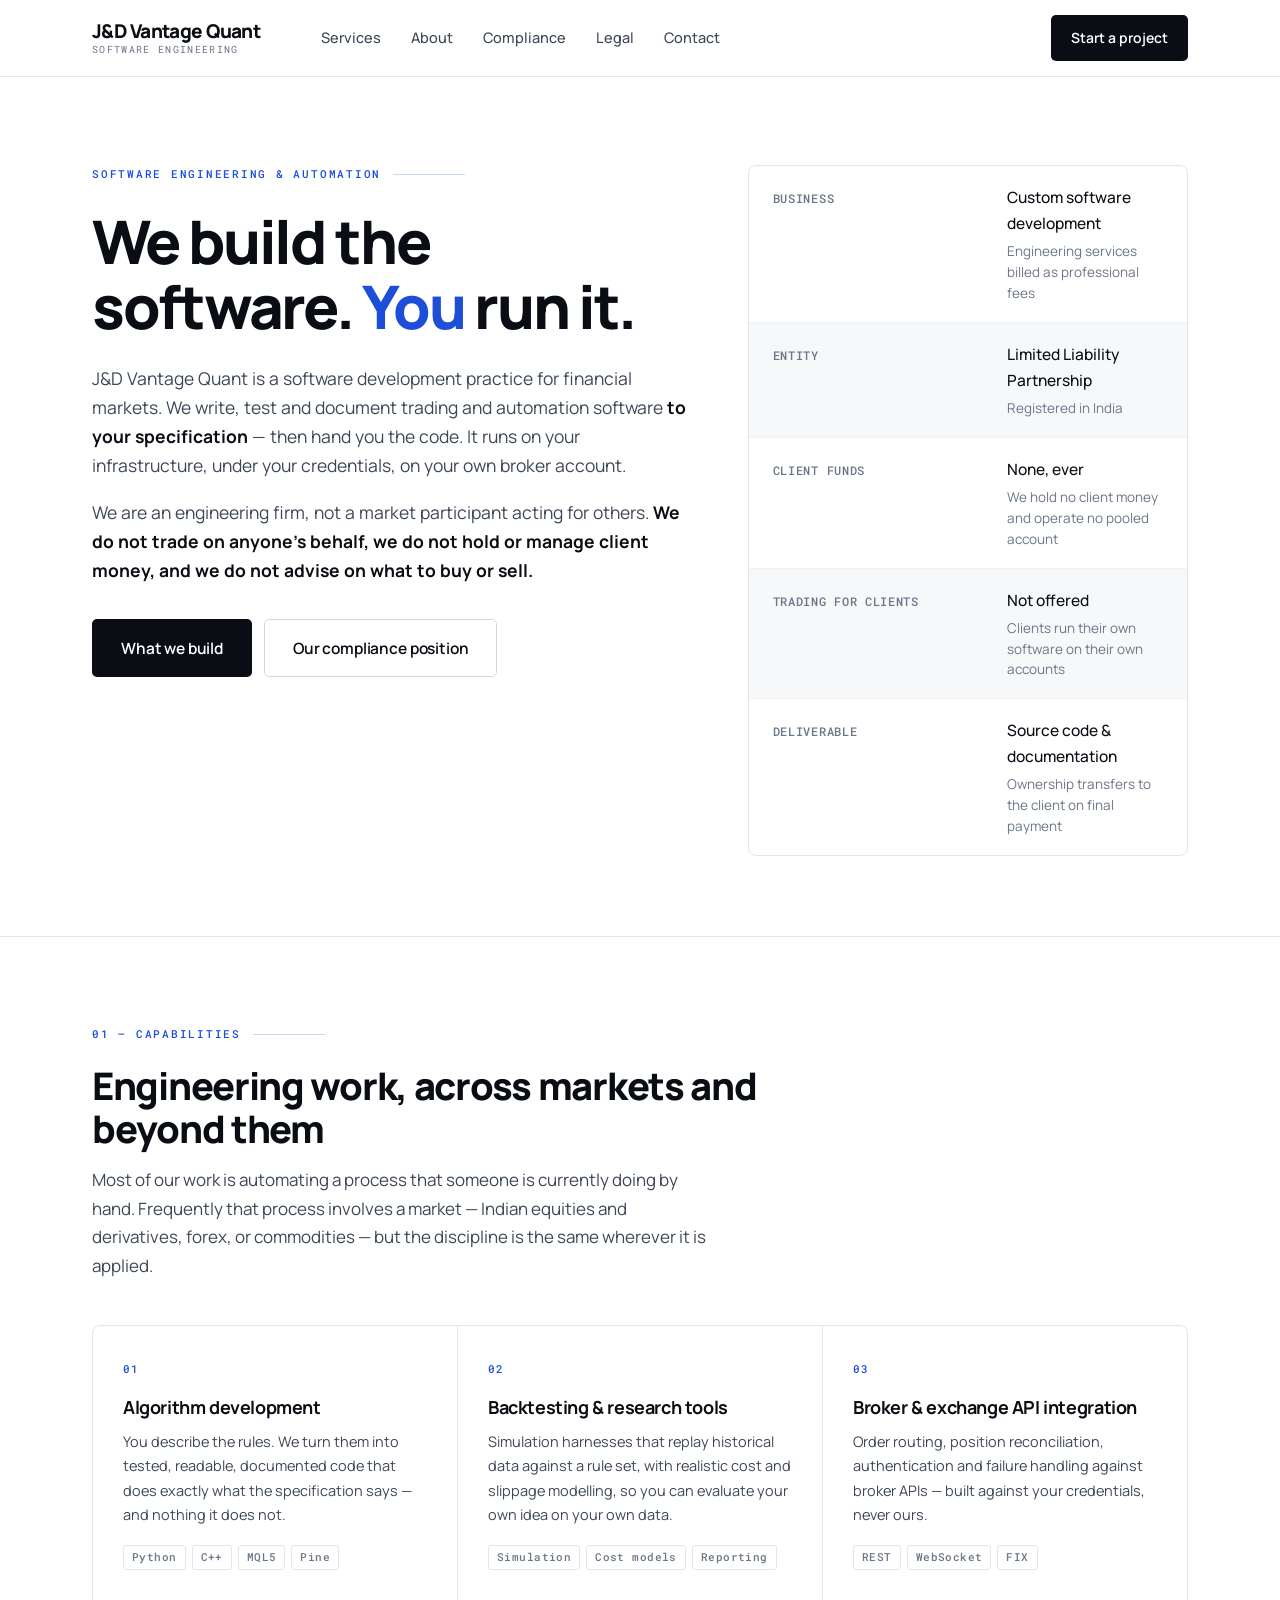
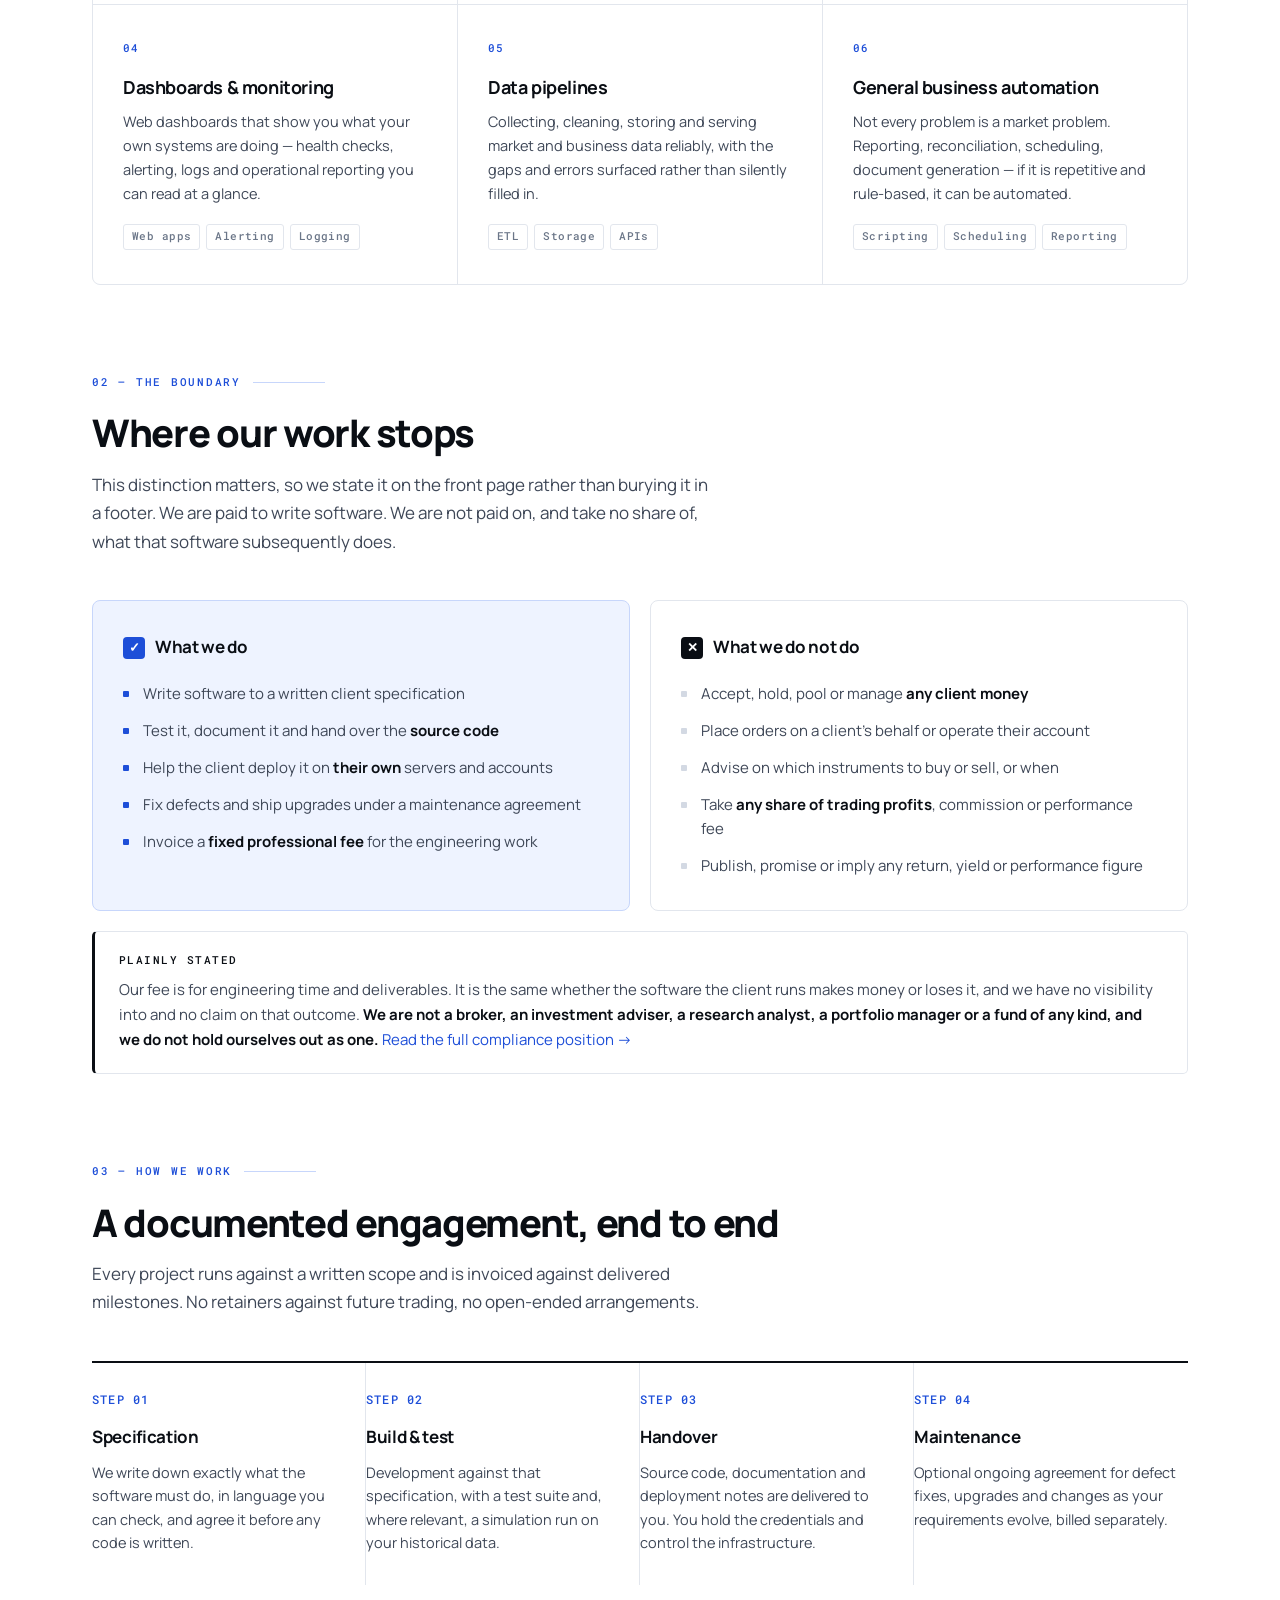
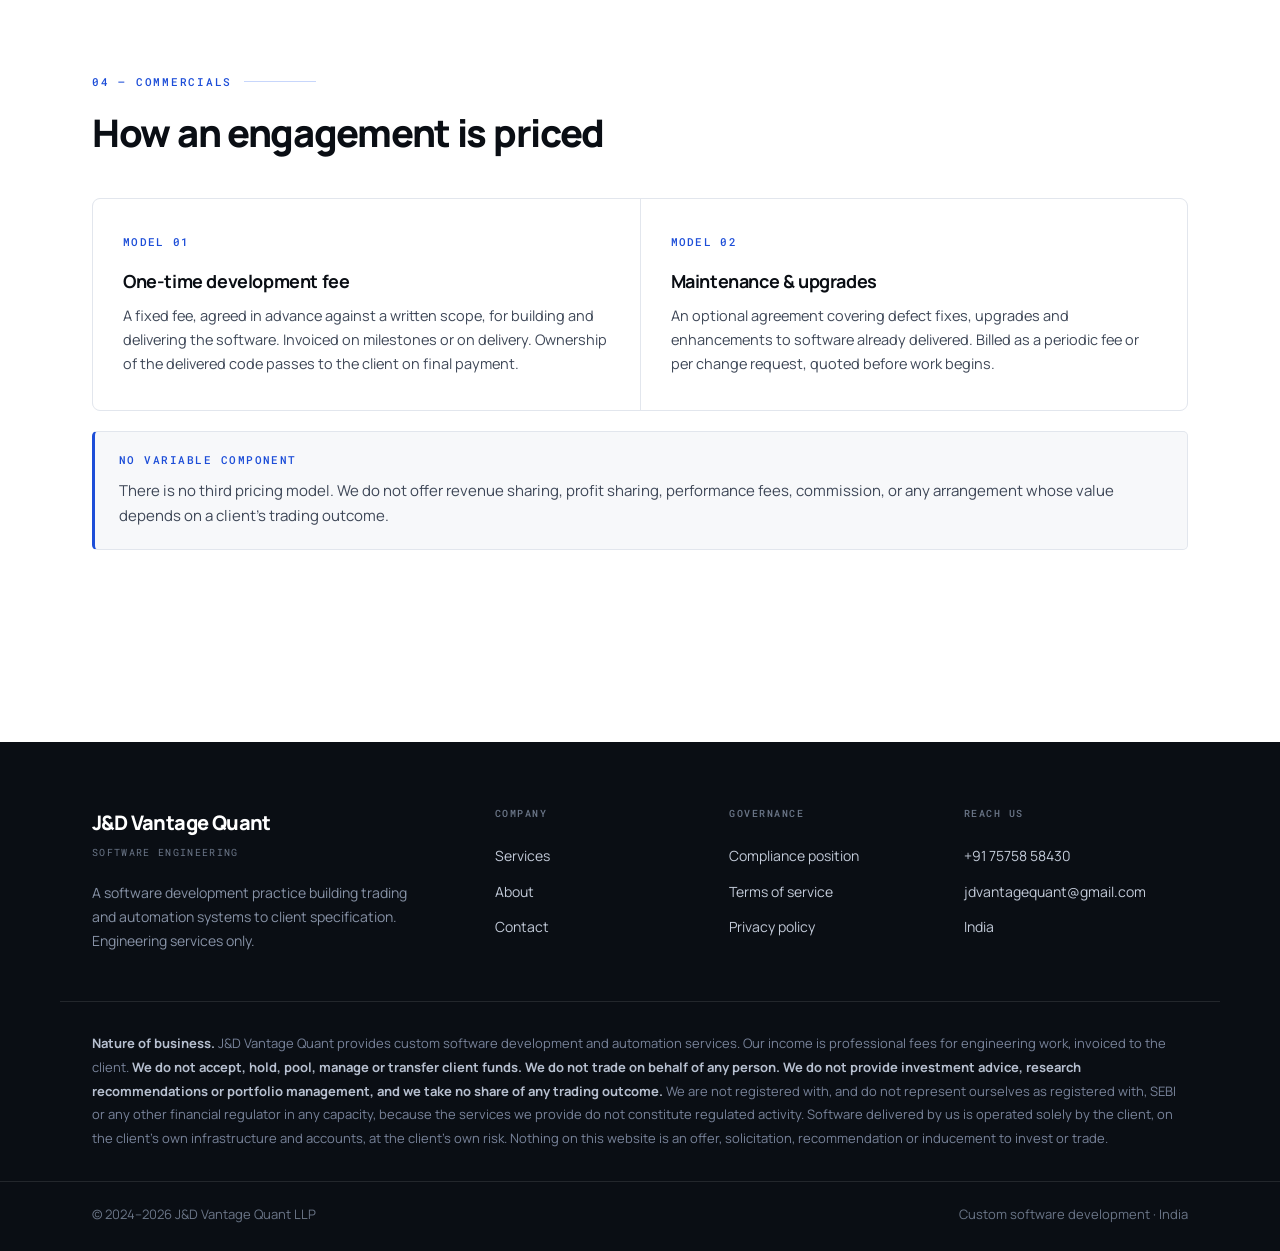
<file: index.html>
<!DOCTYPE html>
<html lang="en">
<head>
<meta charset="utf-8">
<meta name="viewport" content="width=device-width, initial-scale=1">
<title>J&amp;D Vantage Quant — Software Engineering &amp; Automation for Financial Markets</title>
<meta name="description" content="We build trading and automation software to client specification — algorithm development, backtesting tools, broker API integration, dashboards and data pipelines. A software services firm. We do not trade for clients and we do not handle client funds.">
<meta name="keywords" content="algo development, trading software development, backtesting software, broker API integration, automation services, India, fintech software">
<link rel="canonical" href="https://jdvantagequant.com/">
<meta name="theme-color" content="#FFFFFF">
<meta name="color-scheme" content="light">
<meta property="og:type" content="website">
<meta property="og:url" content="https://jdvantagequant.com/">
<meta property="og:title" content="J&amp;D Vantage Quant — Software Engineering for Financial Markets">
<meta property="og:description" content="Custom trading and automation software built to client specification. A software services firm — we do not trade for clients and we do not handle client funds.">
<meta property="og:site_name" content="J&amp;D Vantage Quant">
<meta property="og:locale" content="en_IN">
<link rel="icon" type="image/svg+xml" href="/favicon.svg">
<link rel="icon" type="image/x-icon" href="/favicon.ico">
<link rel="preconnect" href="https://fonts.googleapis.com">
<link rel="preconnect" href="https://fonts.gstatic.com" crossorigin>
<link href="https://fonts.googleapis.com/css2?family=Manrope:wght@400;500;600;700;800&family=Roboto+Mono:wght@400;500&display=swap" rel="stylesheet">
<link rel="stylesheet" href="/assets/site.css?v=10">
<script type="application/ld+json">
{
  "@context": "https://schema.org",
  "@type": "ProfessionalService",
  "name": "J&D Vantage Quant",
  "url": "https://jdvantagequant.com",
  "description": "Custom software development and automation services for financial markets. Algorithm development to client specification, backtesting tools, broker API integration, dashboards and data pipelines.",
  "email": "jdvantagequant@gmail.com",
  "telephone": "+917575858430",
  "areaServed": "IN",
  "serviceType": "Custom software development"
}
</script>
</head>
<body>

<nav class="nav">
  <div class="nav-in">
    <a class="nav-brand" href="/"><b>J&amp;D Vantage Quant</b><span>Software Engineering</span></a>
    <div class="nav-links">
      <a href="/services/">Services</a>
      <a href="/about/">About</a>
      <a href="/compliance/">Compliance</a>
      <a href="/legal/">Legal</a>
      <a href="/contact/">Contact</a>
    </div>
    <div class="nav-right">
      <a class="nav-cta" href="/contact/">Start a project</a>
      <button class="burger" id="burger" type="button" aria-label="Menu" aria-expanded="false" aria-controls="nav-drawer"><i></i><i></i><i></i></button>
    </div>
  </div>
  <div class="nav-prog" id="nav-prog"></div>
  <div class="nav-drawer" id="nav-drawer">
    <div class="wrap">
      <span class="grp">Pages</span>
      <a href="/" class="here">Home</a>
      <a href="/services/">Services</a>
      <a href="/about/">About</a>
      <a href="/compliance/">Compliance</a>
      <a href="/legal/">Legal</a>
      <a href="/contact/">Contact</a>
      <span class="grp">Reach us</span>
      <a href="tel:+917575858430">+91 75758 58430</a>
      <a href="mailto:jdvantagequant@gmail.com">jdvantagequant@gmail.com</a>
    </div>
  </div>
</nav>

<header class="hero">
  <div class="wrap hero-in">
    <div class="hero-grid">
      <div>
        <div class="eyebrow">Software Engineering &amp; Automation</div>
        <h1>We build the software. <em>You</em> run it.</h1>
        <p class="hero-sub">J&amp;D Vantage Quant is a software development practice for
        financial markets. We write, test and document trading and automation software
        <b>to your specification</b> — then hand you the code. It runs on your
        infrastructure, under your credentials, on your own broker account.</p>
        <p class="hero-sub" style="margin-top:18px">We are an engineering firm, not a market
        participant acting for others. <b>We do not trade on anyone's behalf, we do not hold
        or manage client money, and we do not advise on what to buy or sell.</b></p>
        <div class="hero-cta">
          <a class="btn btn-primary btn-lg" href="/services/">What we build</a>
          <a class="btn btn-ghost btn-lg" href="/compliance/">Our compliance position</a>
        </div>
      </div>
      <div>
        <div class="facts rv">
          <div class="row"><div class="k">Business</div><div class="v">Custom software development<small>Engineering services billed as professional fees</small></div></div>
          <div class="row"><div class="k">Entity</div><div class="v">Limited Liability Partnership<small>Registered in India</small></div></div>
          <div class="row"><div class="k">Client funds</div><div class="v">None, ever<small>We hold no client money and operate no pooled account</small></div></div>
          <div class="row"><div class="k">Trading for clients</div><div class="v">Not offered<small>Clients run their own software on their own accounts</small></div></div>
          <div class="row"><div class="k">Deliverable</div><div class="v">Source code &amp; documentation<small>Ownership transfers to the client on final payment</small></div></div>
        </div>
      </div>
    </div>
  </div>
</header>

<main class="wrap">

<!-- ============ CAPABILITIES ============ -->
<section id="capabilities">
  <div class="sec-head">
    <div class="eyebrow">01 — Capabilities</div>
    <h2>Engineering work, across markets and beyond them</h2>
    <p>Most of our work is automating a process that someone is currently doing by hand.
    Frequently that process involves a market — Indian equities and derivatives, forex,
    or commodities — but the discipline is the same wherever it is applied.</p>
  </div>
  <div class="grid3">
    <div class="cell rv">
      <div class="n">01</div>
      <h3>Algorithm development</h3>
      <p>You describe the rules. We turn them into tested, readable, documented code that
      does exactly what the specification says — and nothing it does not.</p>
      <div class="tags"><span>Python</span><span>C++</span><span>MQL5</span><span>Pine</span></div>
    </div>
    <div class="cell rv">
      <div class="n">02</div>
      <h3>Backtesting &amp; research tools</h3>
      <p>Simulation harnesses that replay historical data against a rule set, with realistic
      cost and slippage modelling, so you can evaluate your own idea on your own data.</p>
      <div class="tags"><span>Simulation</span><span>Cost models</span><span>Reporting</span></div>
    </div>
    <div class="cell rv">
      <div class="n">03</div>
      <h3>Broker &amp; exchange API integration</h3>
      <p>Order routing, position reconciliation, authentication and failure handling against
      broker APIs — built against your credentials, never ours.</p>
      <div class="tags"><span>REST</span><span>WebSocket</span><span>FIX</span></div>
    </div>
    <div class="cell rv">
      <div class="n">04</div>
      <h3>Dashboards &amp; monitoring</h3>
      <p>Web dashboards that show you what your own systems are doing — health checks,
      alerting, logs and operational reporting you can read at a glance.</p>
      <div class="tags"><span>Web apps</span><span>Alerting</span><span>Logging</span></div>
    </div>
    <div class="cell rv">
      <div class="n">05</div>
      <h3>Data pipelines</h3>
      <p>Collecting, cleaning, storing and serving market and business data reliably, with
      the gaps and errors surfaced rather than silently filled in.</p>
      <div class="tags"><span>ETL</span><span>Storage</span><span>APIs</span></div>
    </div>
    <div class="cell rv">
      <div class="n">06</div>
      <h3>General business automation</h3>
      <p>Not every problem is a market problem. Reporting, reconciliation, scheduling,
      document generation — if it is repetitive and rule-based, it can be automated.</p>
      <div class="tags"><span>Scripting</span><span>Scheduling</span><span>Reporting</span></div>
    </div>
  </div>
</section>

<!-- ============ THE LINE ============ -->
<section id="boundary">
  <div class="sec-head">
    <div class="eyebrow">02 — The boundary</div>
    <h2>Where our work stops</h2>
    <p>This distinction matters, so we state it on the front page rather than burying it in
    a footer. We are paid to write software. We are not paid on, and take no share of, what
    that software subsequently does.</p>
  </div>
  <div class="split2">
    <div class="card tick rv">
      <h3><i>✓</i> What we do</h3>
      <ul>
        <li>Write software to a written client specification</li>
        <li>Test it, document it and hand over the <b>source code</b></li>
        <li>Help the client deploy it on <b>their own</b> servers and accounts</li>
        <li>Fix defects and ship upgrades under a maintenance agreement</li>
        <li>Invoice a <b>fixed professional fee</b> for the engineering work</li>
      </ul>
    </div>
    <div class="card cross rv">
      <h3><i>✕</i> What we do not do</h3>
      <ul>
        <li>Accept, hold, pool or manage <b>any client money</b></li>
        <li>Place orders on a client's behalf or operate their account</li>
        <li>Advise on which instruments to buy or sell, or when</li>
        <li>Take <b>any share of trading profits</b>, commission or performance fee</li>
        <li>Publish, promise or imply any return, yield or performance figure</li>
      </ul>
    </div>
  </div>
  <div style="margin-top:20px">
    <div class="note strong rv">
      <span class="lb">Plainly stated</span>
      Our fee is for engineering time and deliverables. It is the same whether the software
      the client runs makes money or loses it, and we have no visibility into and no claim on
      that outcome. <b>We are not a broker, an investment adviser, a research analyst, a
      portfolio manager or a fund of any kind, and we do not hold ourselves out as one.</b>
      <a href="/compliance/">Read the full compliance position →</a>
    </div>
  </div>
</section>

<!-- ============ PROCESS ============ -->
<section id="process">
  <div class="sec-head">
    <div class="eyebrow">03 — How we work</div>
    <h2>A documented engagement, end to end</h2>
    <p>Every project runs against a written scope and is invoiced against delivered
    milestones. No retainers against future trading, no open-ended arrangements.</p>
  </div>
  <div class="steps">
    <div class="step rv">
      <div class="n">STEP 01</div>
      <h4>Specification</h4>
      <p>We write down exactly what the software must do, in language you can check, and agree it before any code is written.</p>
    </div>
    <div class="step rv">
      <div class="n">STEP 02</div>
      <h4>Build &amp; test</h4>
      <p>Development against that specification, with a test suite and, where relevant, a simulation run on your historical data.</p>
    </div>
    <div class="step rv">
      <div class="n">STEP 03</div>
      <h4>Handover</h4>
      <p>Source code, documentation and deployment notes are delivered to you. You hold the credentials and control the infrastructure.</p>
    </div>
    <div class="step rv">
      <div class="n">STEP 04</div>
      <h4>Maintenance</h4>
      <p>Optional ongoing agreement for defect fixes, upgrades and changes as your requirements evolve, billed separately.</p>
    </div>
  </div>
</section>

<!-- ============ ENGAGEMENT ============ -->
<section id="engagement" class="pb">
  <div class="sec-head">
    <div class="eyebrow">04 — Commercials</div>
    <h2>How an engagement is priced</h2>
  </div>
  <div class="grid2">
    <div class="cell rv">
      <div class="n">MODEL 01</div>
      <h3>One-time development fee</h3>
      <p>A fixed fee, agreed in advance against a written scope, for building and delivering
      the software. Invoiced on milestones or on delivery. Ownership of the delivered code
      passes to the client on final payment.</p>
    </div>
    <div class="cell rv">
      <div class="n">MODEL 02</div>
      <h3>Maintenance &amp; upgrades</h3>
      <p>An optional agreement covering defect fixes, upgrades and enhancements to software
      already delivered. Billed as a periodic fee or per change request, quoted before work
      begins.</p>
    </div>
  </div>
  <div style="margin-top:20px">
    <div class="note rv">
      <span class="lb">No variable component</span>
      There is no third pricing model. We do not offer revenue sharing, profit sharing,
      performance fees, commission, or any arrangement whose value depends on a client's
      trading outcome.
    </div>
  </div>
</section>

</main>

<footer>
  <div class="wrap foot-top">
    <div class="foot-brand">
      <b>J&amp;D Vantage Quant</b>
      <span>Software Engineering</span>
      <p>A software development practice building trading and automation systems to client
      specification. Engineering services only.</p>
    </div>
    <div class="foot-col">
      <h4>Company</h4>
      <a href="/services/">Services</a>
      <a href="/about/">About</a>
      <a href="/contact/">Contact</a>
    </div>
    <div class="foot-col">
      <h4>Governance</h4>
      <a href="/compliance/">Compliance position</a>
      <a href="/legal/#terms">Terms of service</a>
      <a href="/legal/#privacy">Privacy policy</a>
    </div>
    <div class="foot-col">
      <h4>Reach us</h4>
      <a href="tel:+917575858430">+91 75758 58430</a>
      <a href="mailto:jdvantagequant@gmail.com">jdvantagequant@gmail.com</a>
      <span>India</span>
    </div>
  </div>
  <div class="wrap foot-legal">
    <b>Nature of business.</b> J&amp;D Vantage Quant provides custom software development and
    automation services. Our income is professional fees for engineering work, invoiced to the
    client. <b>We do not accept, hold, pool, manage or transfer client funds. We do not trade
    on behalf of any person. We do not provide investment advice, research recommendations or
    portfolio management, and we take no share of any trading outcome.</b> We are not
    registered with, and do not represent ourselves as registered with, SEBI or any other
    financial regulator in any capacity, because the services we provide do not constitute
    regulated activity. Software delivered by us is operated solely by the client, on the
    client's own infrastructure and accounts, at the client's own risk. Nothing on this website
    is an offer, solicitation, recommendation or inducement to invest or trade.
  </div>
  <div class="foot-bottom">
    <div class="wrap">
      <span>&copy; 2024–2026 J&amp;D Vantage Quant LLP</span>
      <span>Custom software development · India</span>
    </div>
  </div>
</footer>

<script src="/assets/site.js?v=10"></script>
<script>window.JD.init();</script>
</body>
</html>
</file>
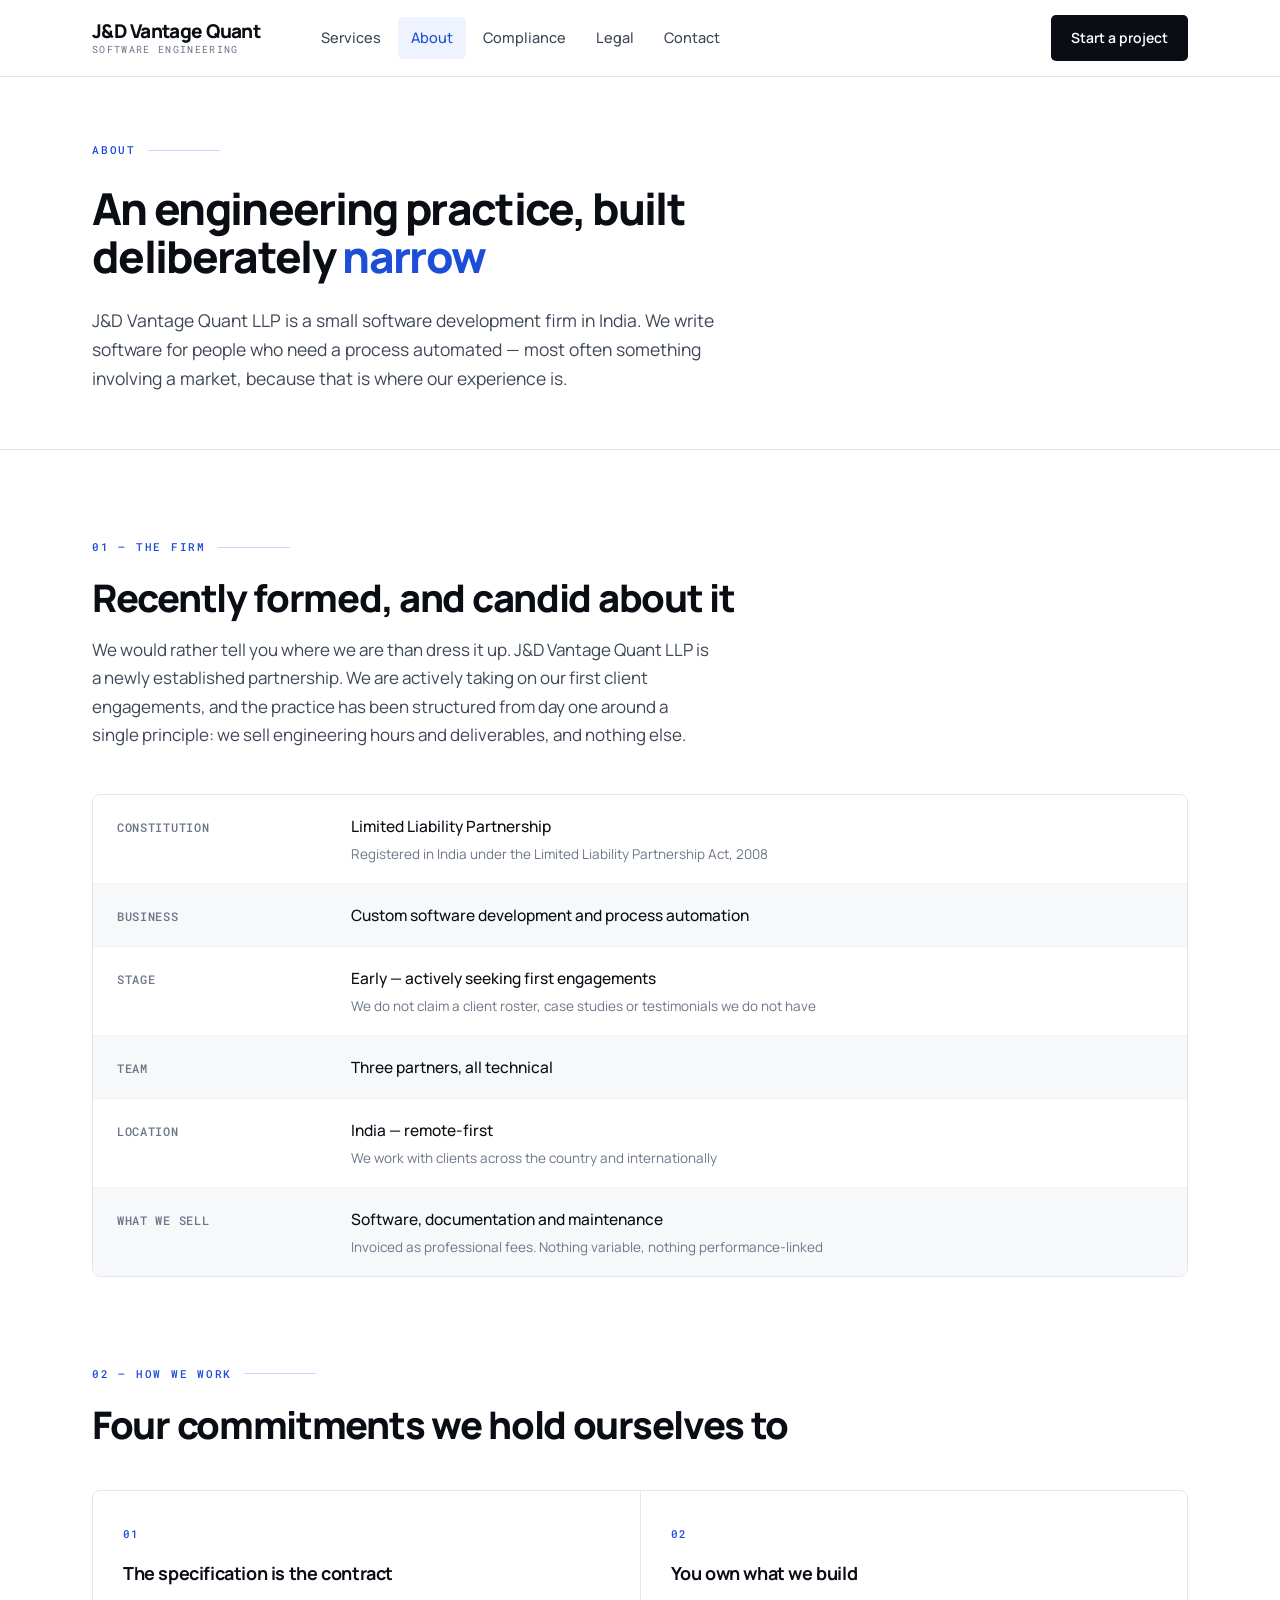
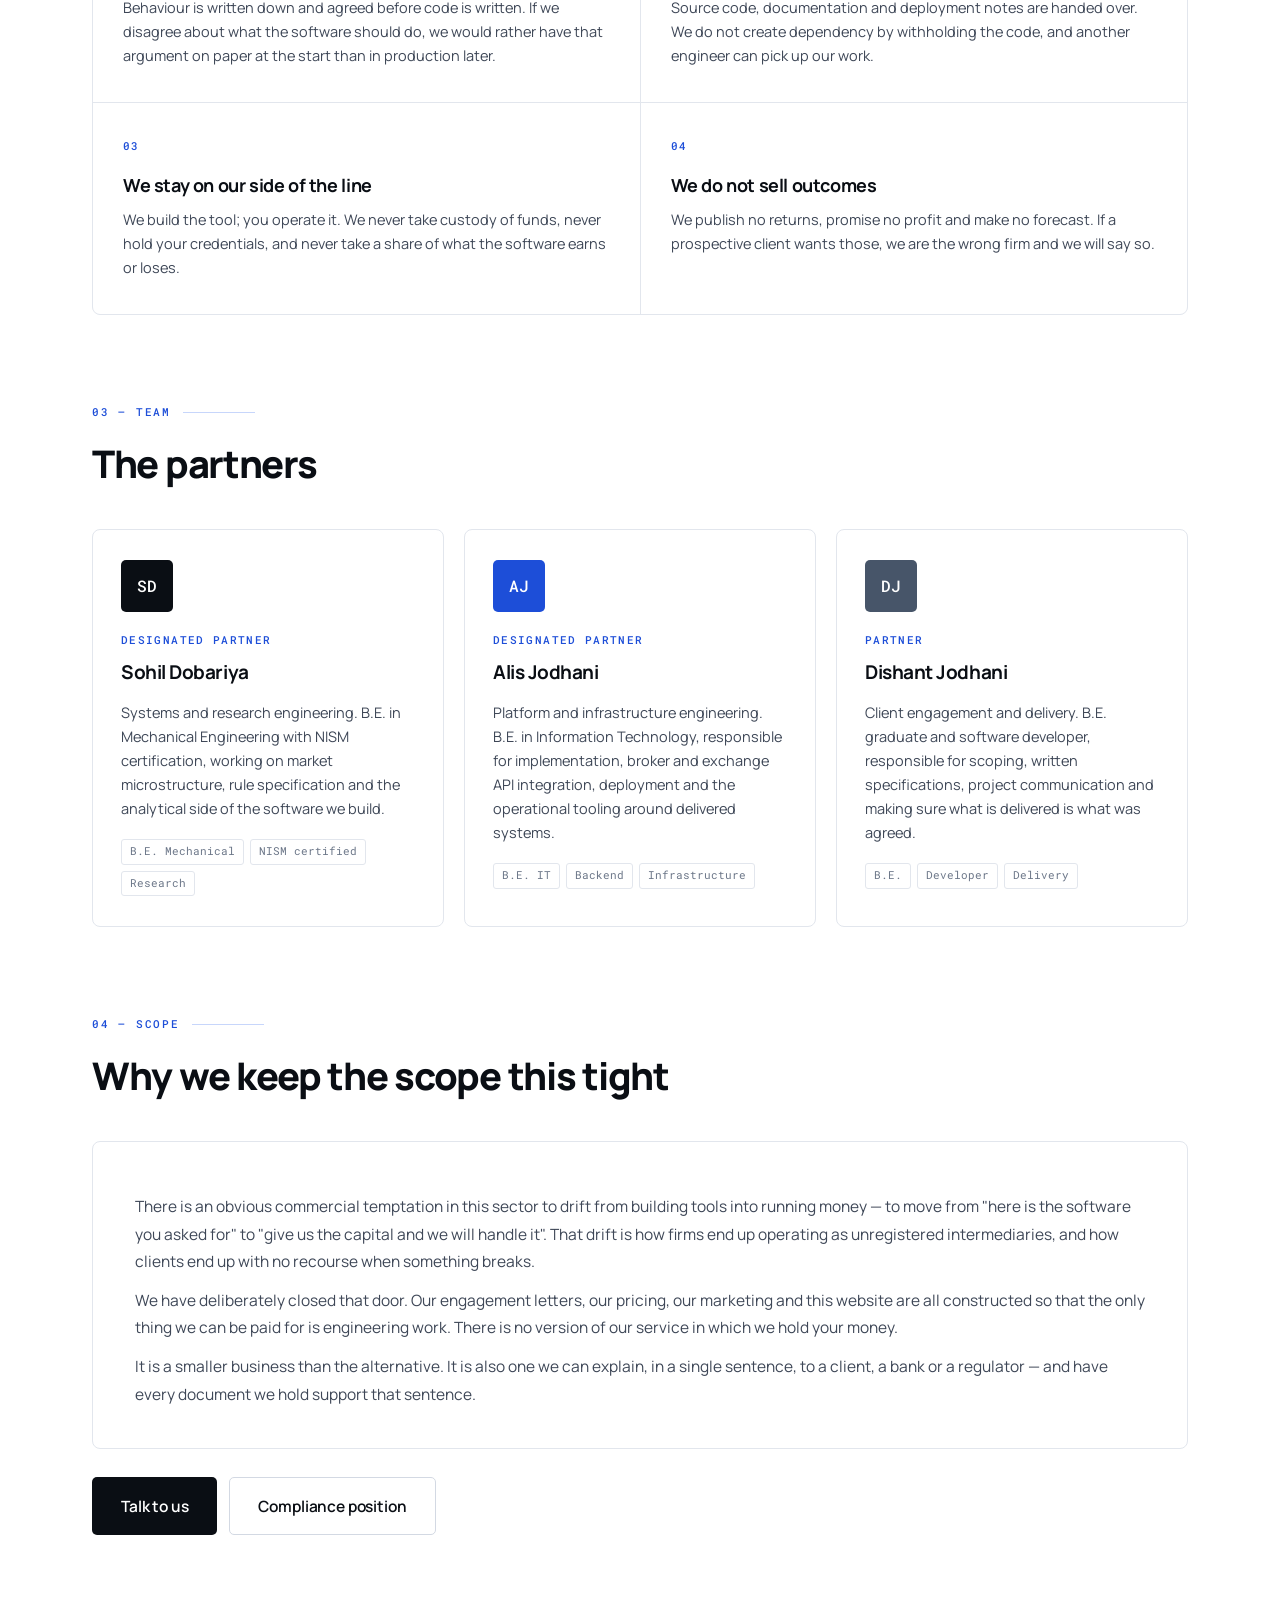
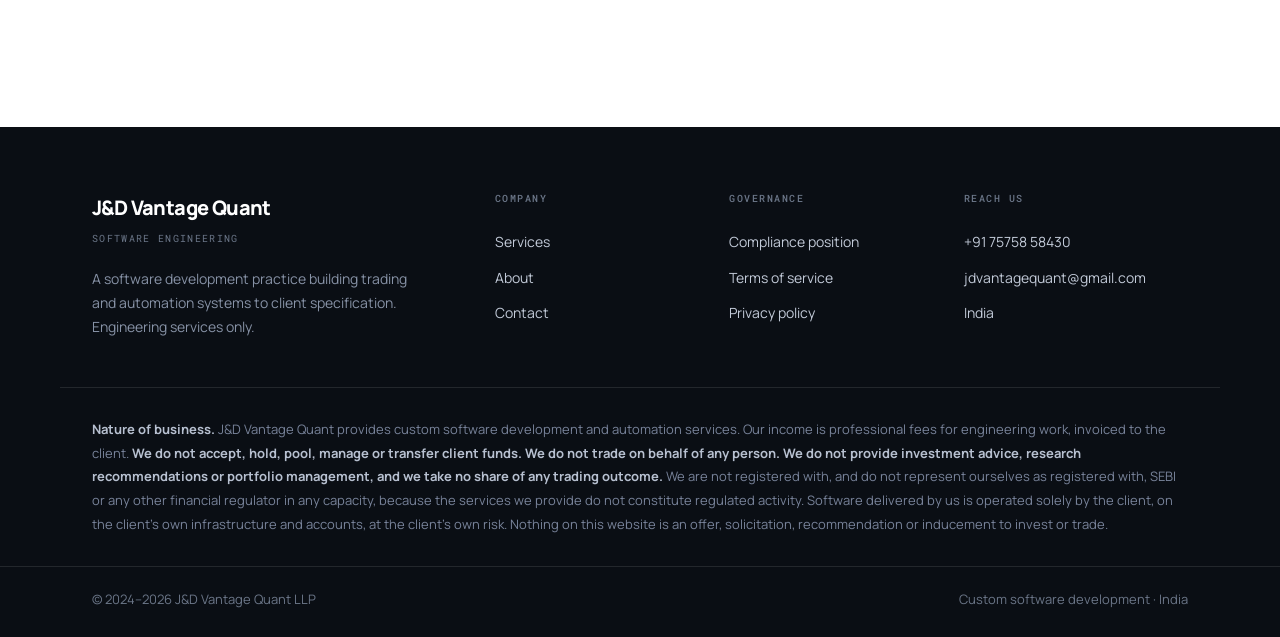
<file: about/index.html>
<!DOCTYPE html>
<html lang="en">
<head>
<meta charset="utf-8">
<meta name="viewport" content="width=device-width, initial-scale=1">
<title>About — J&amp;D Vantage Quant</title>
<meta name="description" content="J&amp;D Vantage Quant LLP is a software development practice in India building trading and automation systems to client specification. Who we are, how we work and the boundaries we hold.">
<link rel="canonical" href="https://jdvantagequant.com/about/">
<meta name="theme-color" content="#FFFFFF">
<meta name="color-scheme" content="light">
<meta property="og:type" content="website">
<meta property="og:url" content="https://jdvantagequant.com/about/">
<meta property="og:title" content="About | J&amp;D Vantage Quant">
<meta property="og:description" content="A software development practice in India building trading and automation systems to client specification.">
<meta property="og:site_name" content="J&amp;D Vantage Quant">
<meta property="og:locale" content="en_IN">
<link rel="icon" type="image/svg+xml" href="/favicon.svg">
<link rel="icon" type="image/x-icon" href="/favicon.ico">
<link rel="preconnect" href="https://fonts.googleapis.com">
<link rel="preconnect" href="https://fonts.gstatic.com" crossorigin>
<link href="https://fonts.googleapis.com/css2?family=Manrope:wght@400;500;600;700;800&family=Roboto+Mono:wght@400;500&display=swap" rel="stylesheet">
<link rel="stylesheet" href="/assets/site.css?v=10">
</head>
<body>

<nav class="nav">
  <div class="nav-in">
    <a class="nav-brand" href="/"><b>J&amp;D Vantage Quant</b><span>Software Engineering</span></a>
    <div class="nav-links">
      <a href="/services/">Services</a>
      <a href="/about/" class="here">About</a>
      <a href="/compliance/">Compliance</a>
      <a href="/legal/">Legal</a>
      <a href="/contact/">Contact</a>
    </div>
    <div class="nav-right">
      <a class="nav-cta" href="/contact/">Start a project</a>
      <button class="burger" id="burger" type="button" aria-label="Menu" aria-expanded="false" aria-controls="nav-drawer"><i></i><i></i><i></i></button>
    </div>
  </div>
  <div class="nav-prog" id="nav-prog"></div>
  <div class="nav-drawer" id="nav-drawer">
    <div class="wrap">
      <span class="grp">Pages</span>
      <a href="/">Home</a>
      <a href="/services/">Services</a>
      <a href="/about/" class="here">About</a>
      <a href="/compliance/">Compliance</a>
      <a href="/legal/">Legal</a>
      <a href="/contact/">Contact</a>
      <span class="grp">Reach us</span>
      <a href="tel:+917575858430">+91 75758 58430</a>
      <a href="mailto:jdvantagequant@gmail.com">jdvantagequant@gmail.com</a>
    </div>
  </div>
</nav>

<header class="hero">
  <div class="wrap hero-in tight">
    <div class="eyebrow">About</div>
    <h1 class="sm">An engineering practice, built deliberately <em>narrow</em></h1>
    <p class="hero-sub">J&amp;D Vantage Quant LLP is a small software development firm in
    India. We write software for people who need a process automated — most often something
    involving a market, because that is where our experience is.</p>
  </div>
</header>

<main class="wrap">

<!-- ============ THE FIRM ============ -->
<section id="firm">
  <div class="sec-head">
    <div class="eyebrow">01 — The firm</div>
    <h2>Recently formed, and candid about it</h2>
    <p>We would rather tell you where we are than dress it up. J&amp;D Vantage Quant LLP is a
    newly established partnership. We are actively taking on our first client engagements,
    and the practice has been structured from day one around a single principle: we sell
    engineering hours and deliverables, and nothing else.</p>
  </div>
  <div class="facts rv">
    <div class="row"><div class="k">Constitution</div><div class="v">Limited Liability Partnership<small>Registered in India under the Limited Liability Partnership Act, 2008</small></div></div>
    <div class="row"><div class="k">Business</div><div class="v">Custom software development and process automation</div></div>
    <div class="row"><div class="k">Stage</div><div class="v">Early — actively seeking first engagements<small>We do not claim a client roster, case studies or testimonials we do not have</small></div></div>
    <div class="row"><div class="k">Team</div><div class="v">Three partners, all technical</div></div>
    <div class="row"><div class="k">Location</div><div class="v">India — remote-first<small>We work with clients across the country and internationally</small></div></div>
    <div class="row"><div class="k">What we sell</div><div class="v">Software, documentation and maintenance<small>Invoiced as professional fees. Nothing variable, nothing performance-linked</small></div></div>
  </div>
</section>

<!-- ============ PRINCIPLES ============ -->
<section id="principles">
  <div class="sec-head">
    <div class="eyebrow">02 — How we work</div>
    <h2>Four commitments we hold ourselves to</h2>
  </div>
  <div class="grid2">
    <div class="cell rv">
      <div class="n">01</div>
      <h3>The specification is the contract</h3>
      <p>Behaviour is written down and agreed before code is written. If we disagree about
      what the software should do, we would rather have that argument on paper at the start
      than in production later.</p>
    </div>
    <div class="cell rv">
      <div class="n">02</div>
      <h3>You own what we build</h3>
      <p>Source code, documentation and deployment notes are handed over. We do not create
      dependency by withholding the code, and another engineer can pick up our work.</p>
    </div>
    <div class="cell rv">
      <div class="n">03</div>
      <h3>We stay on our side of the line</h3>
      <p>We build the tool; you operate it. We never take custody of funds, never hold your
      credentials, and never take a share of what the software earns or loses.</p>
    </div>
    <div class="cell rv">
      <div class="n">04</div>
      <h3>We do not sell outcomes</h3>
      <p>We publish no returns, promise no profit and make no forecast. If a prospective
      client wants those, we are the wrong firm and we will say so.</p>
    </div>
  </div>
</section>

<!-- ============ TEAM ============ -->
<section id="team">
  <div class="sec-head">
    <div class="eyebrow">03 — Team</div>
    <h2>The partners</h2>
  </div>
  <div class="team-grid">
    <div class="member rv">
      <div class="av">SD</div>
      <div class="rl">Designated Partner</div>
      <div class="nm">Sohil Dobariya</div>
      <p>Systems and research engineering. B.E. in Mechanical Engineering with NISM
      certification, working on market microstructure, rule specification and the analytical
      side of the software we build.</p>
      <div class="tags"><span>B.E. Mechanical</span><span>NISM certified</span><span>Research</span></div>
    </div>
    <div class="member rv">
      <div class="av a2">AJ</div>
      <div class="rl">Designated Partner</div>
      <div class="nm">Alis Jodhani</div>
      <p>Platform and infrastructure engineering. B.E. in Information Technology, responsible
      for implementation, broker and exchange API integration, deployment and the operational
      tooling around delivered systems.</p>
      <div class="tags"><span>B.E. IT</span><span>Backend</span><span>Infrastructure</span></div>
    </div>
    <div class="member rv">
      <div class="av a3">DJ</div>
      <div class="rl">Partner</div>
      <div class="nm">Dishant Jodhani</div>
      <p>Client engagement and delivery. B.E. graduate and software developer, responsible for
      scoping, written specifications, project communication and making sure what is delivered
      is what was agreed.</p>
      <div class="tags"><span>B.E.</span><span>Developer</span><span>Delivery</span></div>
    </div>
  </div>
</section>

<!-- ============ WHY NARROW ============ -->
<section id="narrow" class="pb">
  <div class="sec-head">
    <div class="eyebrow">04 — Scope</div>
    <h2>Why we keep the scope this tight</h2>
  </div>
  <div class="prose rv">
    <p>There is an obvious commercial temptation in this sector to drift from building tools
    into running money — to move from "here is the software you asked for" to "give us the
    capital and we will handle it". That drift is how firms end up operating as unregistered
    intermediaries, and how clients end up with no recourse when something breaks.</p>
    <p>We have deliberately closed that door. Our engagement letters, our pricing, our
    marketing and this website are all constructed so that the only thing we can be paid for
    is engineering work. There is no version of our service in which we hold your money.</p>
    <p>It is a smaller business than the alternative. It is also one we can explain, in a
    single sentence, to a client, a bank or a regulator — and have every document we hold
    support that sentence.</p>
  </div>
  <div style="margin-top:28px" class="hero-cta">
    <a class="btn btn-primary btn-lg" href="/contact/">Talk to us</a>
    <a class="btn btn-ghost btn-lg" href="/compliance/">Compliance position</a>
  </div>
</section>

</main>

<footer>
  <div class="wrap foot-top">
    <div class="foot-brand">
      <b>J&amp;D Vantage Quant</b>
      <span>Software Engineering</span>
      <p>A software development practice building trading and automation systems to client
      specification. Engineering services only.</p>
    </div>
    <div class="foot-col">
      <h4>Company</h4>
      <a href="/services/">Services</a>
      <a href="/about/">About</a>
      <a href="/contact/">Contact</a>
    </div>
    <div class="foot-col">
      <h4>Governance</h4>
      <a href="/compliance/">Compliance position</a>
      <a href="/legal/#terms">Terms of service</a>
      <a href="/legal/#privacy">Privacy policy</a>
    </div>
    <div class="foot-col">
      <h4>Reach us</h4>
      <a href="tel:+917575858430">+91 75758 58430</a>
      <a href="mailto:jdvantagequant@gmail.com">jdvantagequant@gmail.com</a>
      <span>India</span>
    </div>
  </div>
  <div class="wrap foot-legal">
    <b>Nature of business.</b> J&amp;D Vantage Quant provides custom software development and
    automation services. Our income is professional fees for engineering work, invoiced to the
    client. <b>We do not accept, hold, pool, manage or transfer client funds. We do not trade
    on behalf of any person. We do not provide investment advice, research recommendations or
    portfolio management, and we take no share of any trading outcome.</b> We are not
    registered with, and do not represent ourselves as registered with, SEBI or any other
    financial regulator in any capacity, because the services we provide do not constitute
    regulated activity. Software delivered by us is operated solely by the client, on the
    client's own infrastructure and accounts, at the client's own risk. Nothing on this website
    is an offer, solicitation, recommendation or inducement to invest or trade.
  </div>
  <div class="foot-bottom">
    <div class="wrap">
      <span>&copy; 2024–2026 J&amp;D Vantage Quant LLP</span>
      <span>Custom software development · India</span>
    </div>
  </div>
</footer>

<script src="/assets/site.js?v=10"></script>
<script>window.JD.init();</script>
</body>
</html>
</file>
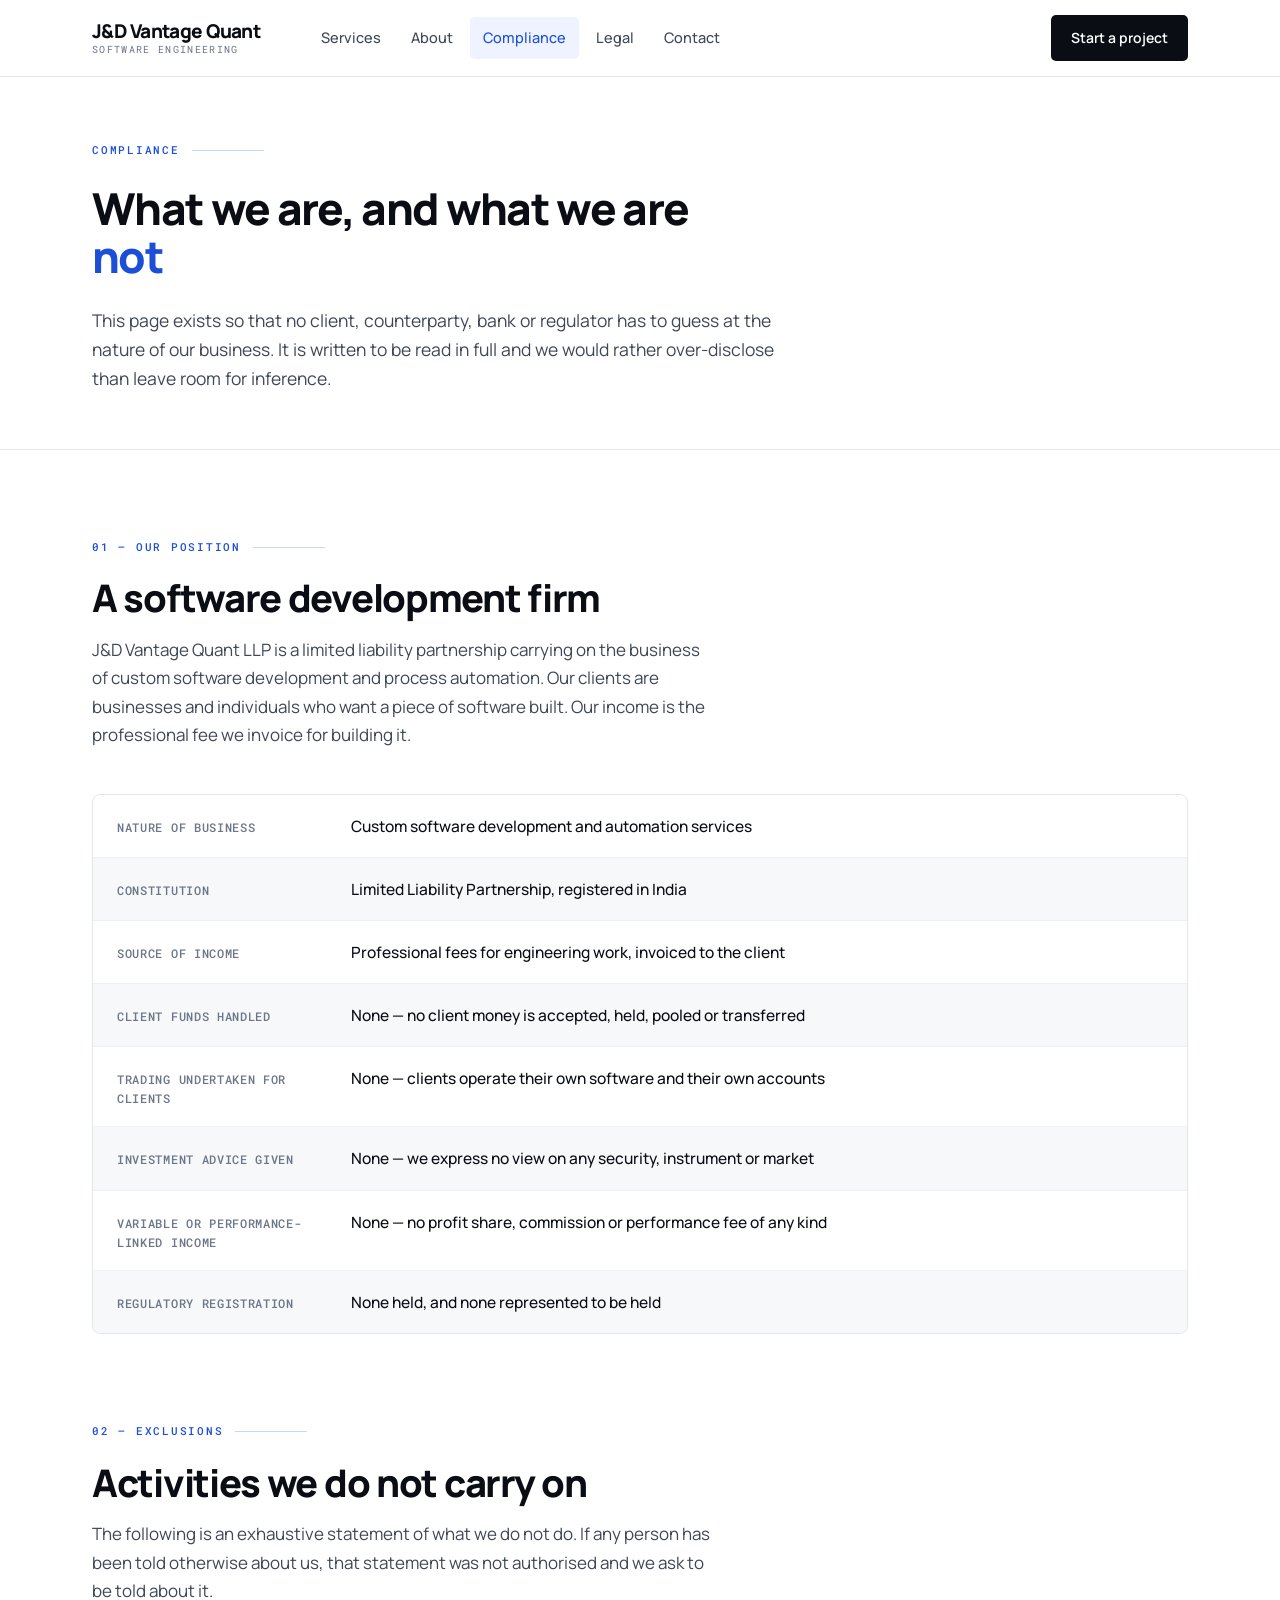
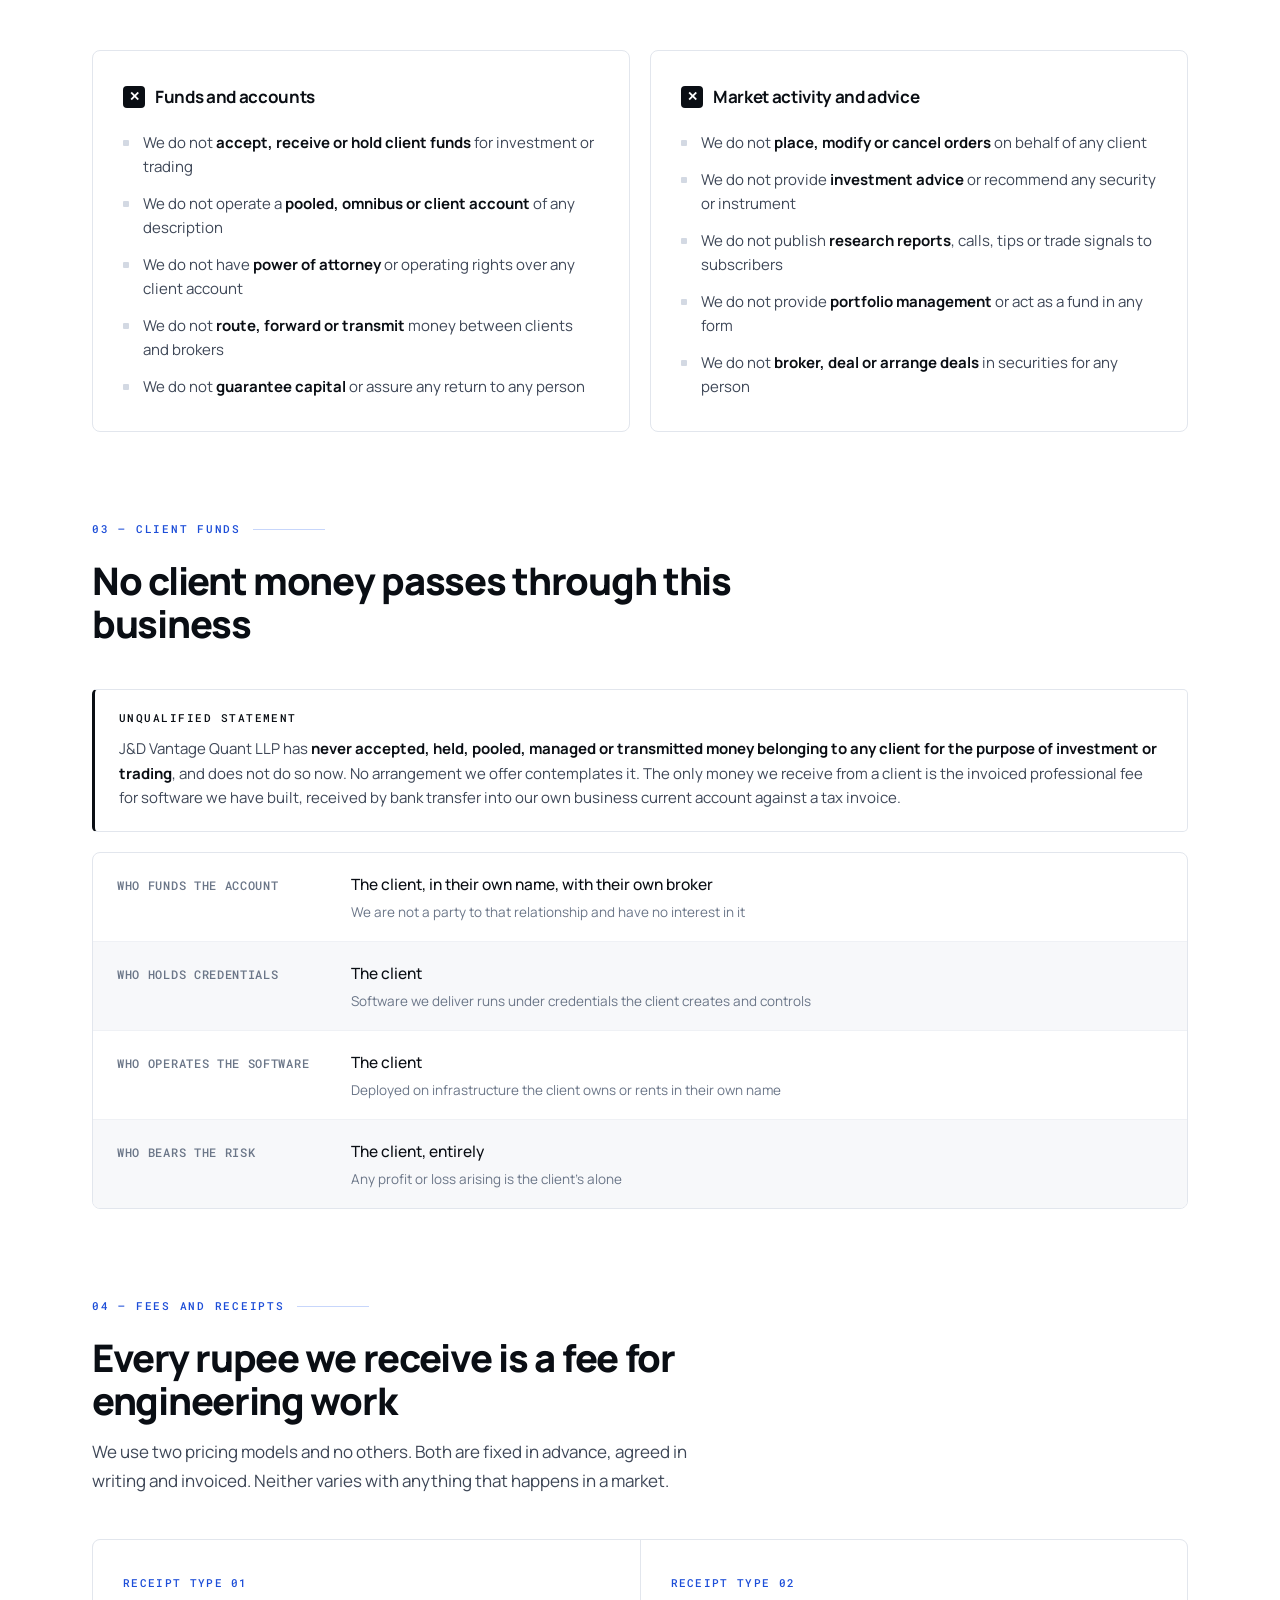
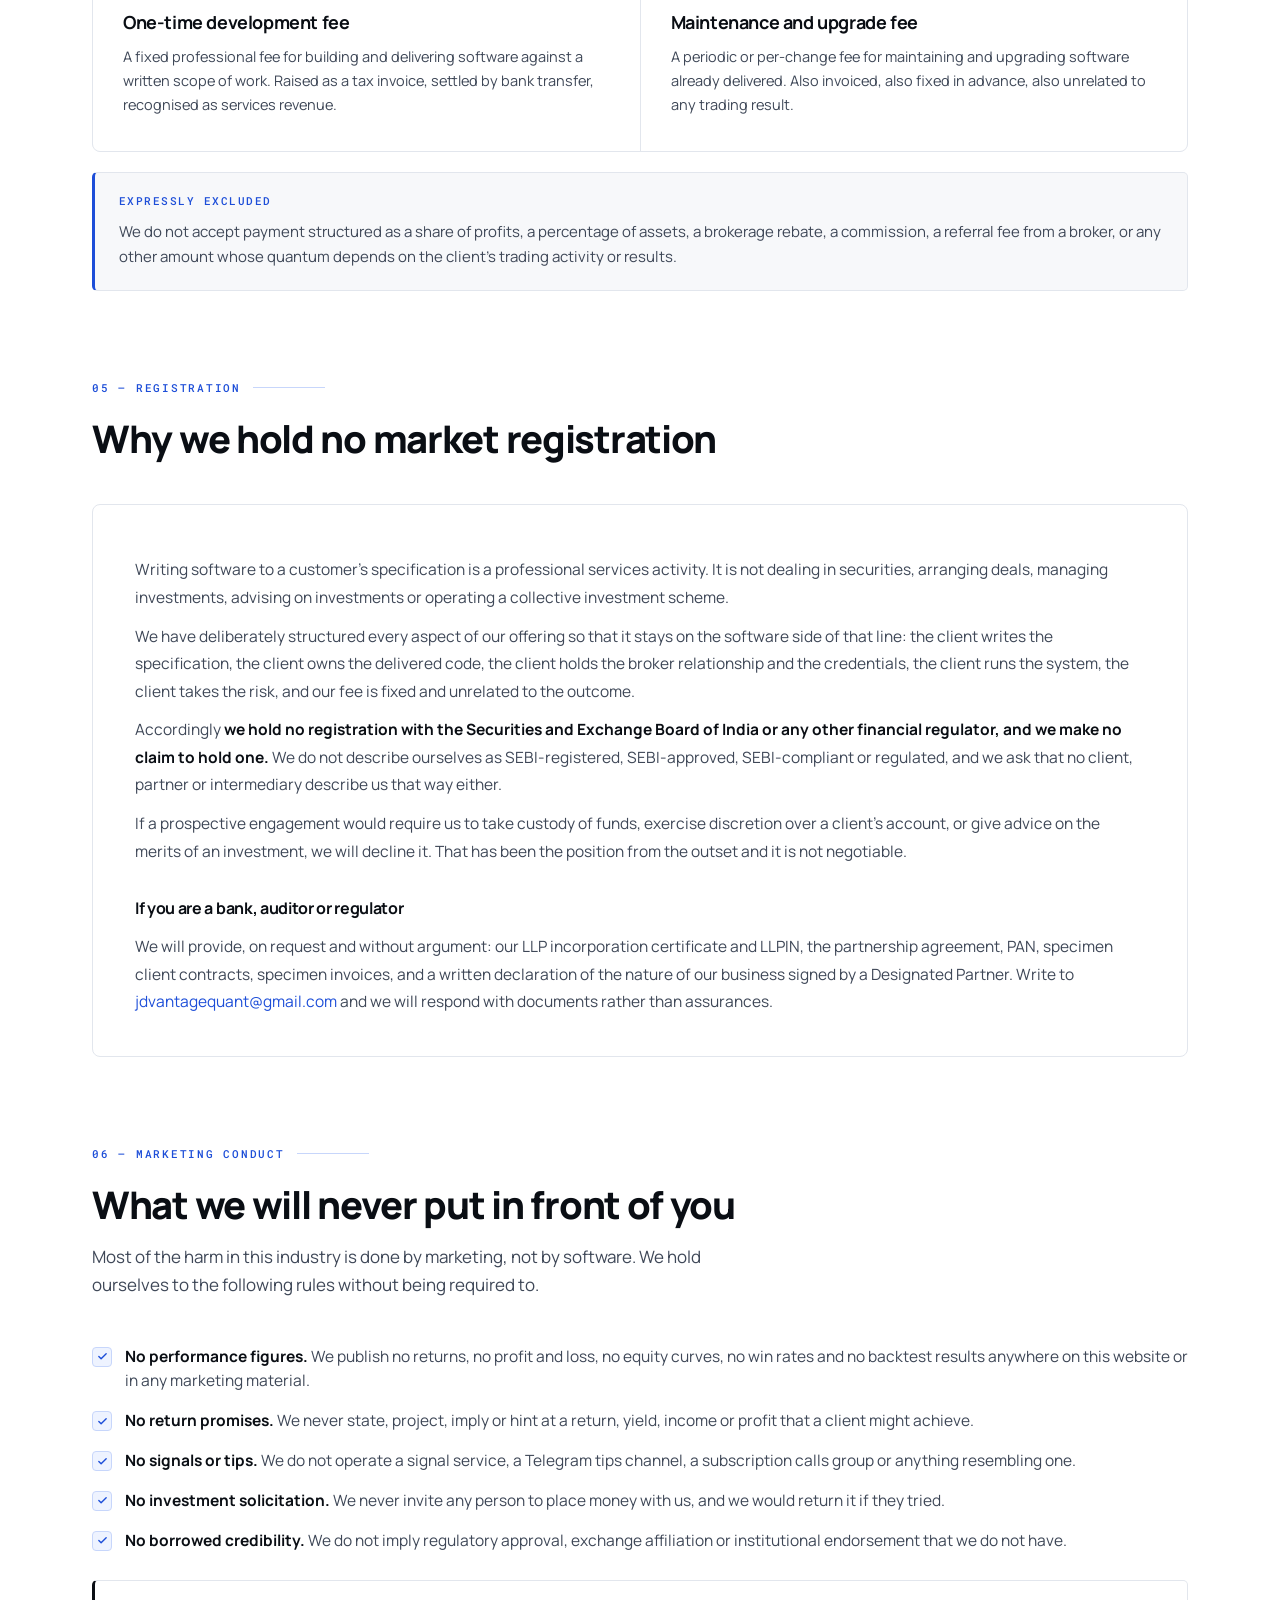
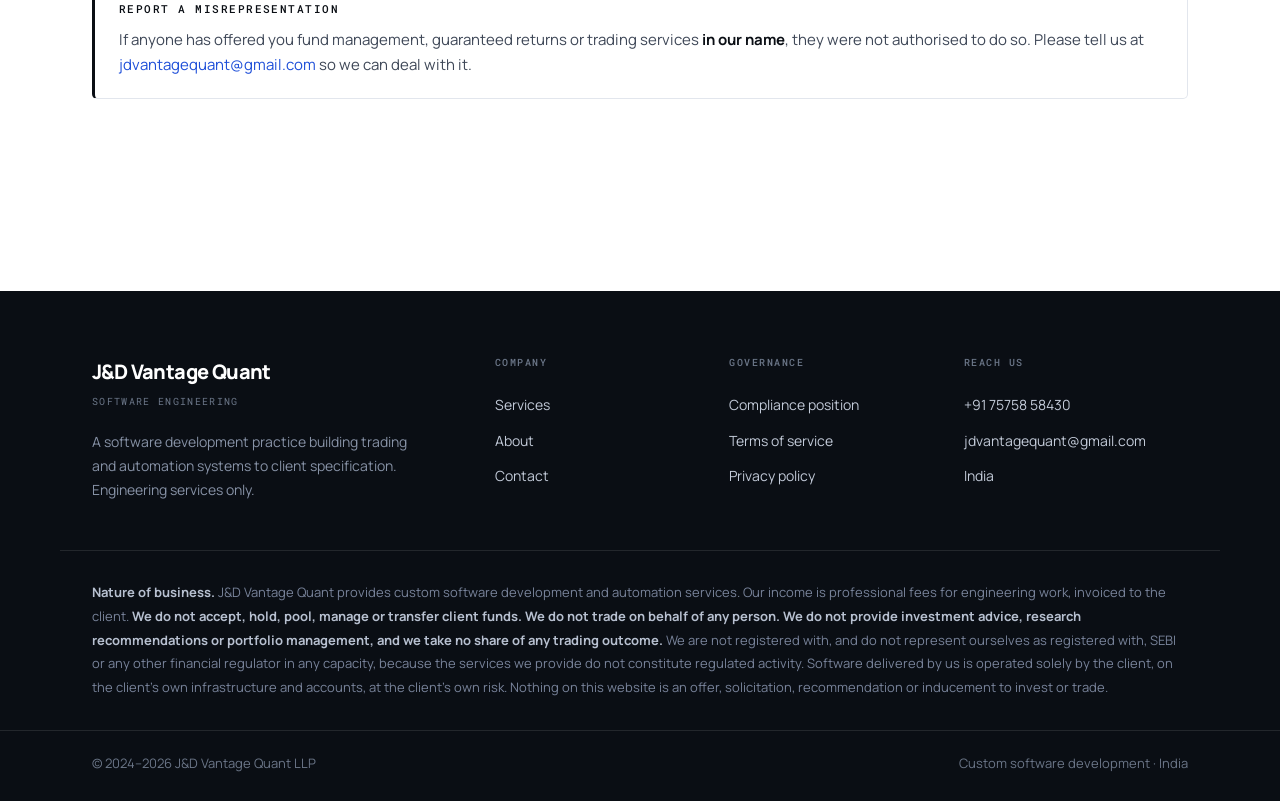
<file: compliance/index.html>
<!DOCTYPE html>
<html lang="en">
<head>
<meta charset="utf-8">
<meta name="viewport" content="width=device-width, initial-scale=1">
<title>Compliance Position — J&amp;D Vantage Quant</title>
<meta name="description" content="Our regulatory position stated in full: a software development firm billing professional fees. No client funds are accepted, held or managed. No trading is carried out for clients. No investment advice, research recommendations or portfolio management is provided.">
<link rel="canonical" href="https://jdvantagequant.com/compliance/">
<meta name="theme-color" content="#FFFFFF">
<meta name="color-scheme" content="light">
<meta name="robots" content="index, follow">
<meta property="og:type" content="website">
<meta property="og:url" content="https://jdvantagequant.com/compliance/">
<meta property="og:title" content="Compliance Position | J&amp;D Vantage Quant">
<meta property="og:description" content="A software development firm billing professional fees. No client funds, no trading for clients, no investment advice.">
<meta property="og:site_name" content="J&amp;D Vantage Quant">
<meta property="og:locale" content="en_IN">
<link rel="icon" type="image/svg+xml" href="/favicon.svg">
<link rel="icon" type="image/x-icon" href="/favicon.ico">
<link rel="preconnect" href="https://fonts.googleapis.com">
<link rel="preconnect" href="https://fonts.gstatic.com" crossorigin>
<link href="https://fonts.googleapis.com/css2?family=Manrope:wght@400;500;600;700;800&family=Roboto+Mono:wght@400;500&display=swap" rel="stylesheet">
<link rel="stylesheet" href="/assets/site.css?v=10">
</head>
<body>

<nav class="nav">
  <div class="nav-in">
    <a class="nav-brand" href="/"><b>J&amp;D Vantage Quant</b><span>Software Engineering</span></a>
    <div class="nav-links">
      <a href="/services/">Services</a>
      <a href="/about/">About</a>
      <a href="/compliance/" class="here">Compliance</a>
      <a href="/legal/">Legal</a>
      <a href="/contact/">Contact</a>
    </div>
    <div class="nav-right">
      <a class="nav-cta" href="/contact/">Start a project</a>
      <button class="burger" id="burger" type="button" aria-label="Menu" aria-expanded="false" aria-controls="nav-drawer"><i></i><i></i><i></i></button>
    </div>
  </div>
  <div class="nav-prog" id="nav-prog"></div>
  <div class="nav-drawer" id="nav-drawer">
    <div class="wrap">
      <span class="grp">Pages</span>
      <a href="/">Home</a>
      <a href="/services/">Services</a>
      <a href="/about/">About</a>
      <a href="/compliance/" class="here">Compliance</a>
      <a href="/legal/">Legal</a>
      <a href="/contact/">Contact</a>
      <span class="grp">On this page</span>
      <a href="#position">Our position</a>
      <a href="#not">What we do not do</a>
      <a href="#funds">Client funds</a>
      <a href="#fees">Fees and receipts</a>
      <a href="#registration">Registration</a>
      <a href="#marketing">Marketing conduct</a>
      <span class="grp">Reach us</span>
      <a href="mailto:jdvantagequant@gmail.com">jdvantagequant@gmail.com</a>
    </div>
  </div>
</nav>

<header class="hero">
  <div class="wrap hero-in tight">
    <div class="eyebrow">Compliance</div>
    <h1 class="sm">What we are, and what we are <em>not</em></h1>
    <p class="hero-sub">This page exists so that no client, counterparty, bank or regulator
    has to guess at the nature of our business. It is written to be read in full and we would
    rather over-disclose than leave room for inference.</p>
  </div>
</header>

<main class="wrap">

<!-- ============ POSITION ============ -->
<section id="position">
  <div class="sec-head">
    <div class="eyebrow">01 — Our position</div>
    <h2>A software development firm</h2>
    <p>J&amp;D Vantage Quant LLP is a limited liability partnership carrying on the business
    of custom software development and process automation. Our clients are businesses and
    individuals who want a piece of software built. Our income is the professional fee we
    invoice for building it.</p>
  </div>
  <div class="facts rv">
    <div class="row"><div class="k">Nature of business</div><div class="v">Custom software development and automation services</div></div>
    <div class="row"><div class="k">Constitution</div><div class="v">Limited Liability Partnership, registered in India</div></div>
    <div class="row"><div class="k">Source of income</div><div class="v">Professional fees for engineering work, invoiced to the client</div></div>
    <div class="row"><div class="k">Client funds handled</div><div class="v">None — no client money is accepted, held, pooled or transferred</div></div>
    <div class="row"><div class="k">Trading undertaken for clients</div><div class="v">None — clients operate their own software and their own accounts</div></div>
    <div class="row"><div class="k">Investment advice given</div><div class="v">None — we express no view on any security, instrument or market</div></div>
    <div class="row"><div class="k">Variable or performance-linked income</div><div class="v">None — no profit share, commission or performance fee of any kind</div></div>
    <div class="row"><div class="k">Regulatory registration</div><div class="v">None held, and none represented to be held</div></div>
  </div>
</section>

<!-- ============ WHAT WE DO NOT DO ============ -->
<section id="not">
  <div class="sec-head">
    <div class="eyebrow">02 — Exclusions</div>
    <h2>Activities we do not carry on</h2>
    <p>The following is an exhaustive statement of what we do not do. If any person has been
    told otherwise about us, that statement was not authorised and we ask to be told about it.</p>
  </div>
  <div class="split2">
    <div class="card cross rv">
      <h3><i>✕</i> Funds and accounts</h3>
      <ul>
        <li>We do not <b>accept, receive or hold client funds</b> for investment or trading</li>
        <li>We do not operate a <b>pooled, omnibus or client account</b> of any description</li>
        <li>We do not have <b>power of attorney</b> or operating rights over any client account</li>
        <li>We do not <b>route, forward or transmit</b> money between clients and brokers</li>
        <li>We do not <b>guarantee capital</b> or assure any return to any person</li>
      </ul>
    </div>
    <div class="card cross rv">
      <h3><i>✕</i> Market activity and advice</h3>
      <ul>
        <li>We do not <b>place, modify or cancel orders</b> on behalf of any client</li>
        <li>We do not provide <b>investment advice</b> or recommend any security or instrument</li>
        <li>We do not publish <b>research reports</b>, calls, tips or trade signals to subscribers</li>
        <li>We do not provide <b>portfolio management</b> or act as a fund in any form</li>
        <li>We do not <b>broker, deal or arrange deals</b> in securities for any person</li>
      </ul>
    </div>
  </div>
</section>

<!-- ============ CLIENT FUNDS ============ -->
<section id="funds">
  <div class="sec-head">
    <div class="eyebrow">03 — Client funds</div>
    <h2>No client money passes through this business</h2>
  </div>
  <div class="note strong rv">
    <span class="lb">Unqualified statement</span>
    J&amp;D Vantage Quant LLP has <b>never accepted, held, pooled, managed or transmitted
    money belonging to any client for the purpose of investment or trading</b>, and does not
    do so now. No arrangement we offer contemplates it. The only money we receive from a
    client is the invoiced professional fee for software we have built, received by bank
    transfer into our own business current account against a tax invoice.
  </div>
  <div style="margin-top:20px" class="facts rv">
    <div class="row"><div class="k">Who funds the account</div><div class="v">The client, in their own name, with their own broker<small>We are not a party to that relationship and have no interest in it</small></div></div>
    <div class="row"><div class="k">Who holds credentials</div><div class="v">The client<small>Software we deliver runs under credentials the client creates and controls</small></div></div>
    <div class="row"><div class="k">Who operates the software</div><div class="v">The client<small>Deployed on infrastructure the client owns or rents in their own name</small></div></div>
    <div class="row"><div class="k">Who bears the risk</div><div class="v">The client, entirely<small>Any profit or loss arising is the client's alone</small></div></div>
  </div>
</section>

<!-- ============ FEES ============ -->
<section id="fees">
  <div class="sec-head">
    <div class="eyebrow">04 — Fees and receipts</div>
    <h2>Every rupee we receive is a fee for engineering work</h2>
    <p>We use two pricing models and no others. Both are fixed in advance, agreed in writing
    and invoiced. Neither varies with anything that happens in a market.</p>
  </div>
  <div class="grid2">
    <div class="cell rv">
      <div class="n">RECEIPT TYPE 01</div>
      <h3>One-time development fee</h3>
      <p>A fixed professional fee for building and delivering software against a written
      scope of work. Raised as a tax invoice, settled by bank transfer, recognised as
      services revenue.</p>
    </div>
    <div class="cell rv">
      <div class="n">RECEIPT TYPE 02</div>
      <h3>Maintenance and upgrade fee</h3>
      <p>A periodic or per-change fee for maintaining and upgrading software already
      delivered. Also invoiced, also fixed in advance, also unrelated to any trading result.</p>
    </div>
  </div>
  <div style="margin-top:20px">
    <div class="note rv">
      <span class="lb">Expressly excluded</span>
      We do not accept payment structured as a share of profits, a percentage of assets, a
      brokerage rebate, a commission, a referral fee from a broker, or any other amount whose
      quantum depends on the client's trading activity or results.
    </div>
  </div>
</section>

<!-- ============ REGISTRATION ============ -->
<section id="registration">
  <div class="sec-head">
    <div class="eyebrow">05 — Registration</div>
    <h2>Why we hold no market registration</h2>
  </div>
  <div class="prose rv">
    <p>Writing software to a customer's specification is a professional services activity.
    It is not dealing in securities, arranging deals, managing investments, advising on
    investments or operating a collective investment scheme.</p>
    <p>We have deliberately structured every aspect of our offering so that it stays on the
    software side of that line: the client writes the specification, the client owns the
    delivered code, the client holds the broker relationship and the credentials, the client
    runs the system, the client takes the risk, and our fee is fixed and unrelated to the
    outcome.</p>
    <p>Accordingly <strong>we hold no registration with the Securities and Exchange Board of
    India or any other financial regulator, and we make no claim to hold one.</strong> We do
    not describe ourselves as SEBI-registered, SEBI-approved, SEBI-compliant or regulated, and
    we ask that no client, partner or intermediary describe us that way either.</p>
    <p>If a prospective engagement would require us to take custody of funds, exercise
    discretion over a client's account, or give advice on the merits of an investment, we will
    decline it. That has been the position from the outset and it is not negotiable.</p>
    <h3>If you are a bank, auditor or regulator</h3>
    <p>We will provide, on request and without argument: our LLP incorporation certificate and
    LLPIN, the partnership agreement, PAN, specimen client contracts, specimen invoices, and a
    written declaration of the nature of our business signed by a Designated Partner. Write to
    <a href="mailto:jdvantagequant@gmail.com">jdvantagequant@gmail.com</a> and we will respond
    with documents rather than assurances.</p>
  </div>
</section>

<!-- ============ MARKETING ============ -->
<section id="marketing" class="pb">
  <div class="sec-head">
    <div class="eyebrow">06 — Marketing conduct</div>
    <h2>What we will never put in front of you</h2>
    <p>Most of the harm in this industry is done by marketing, not by software. We hold
    ourselves to the following rules without being required to.</p>
  </div>
  <ul class="checklist rv">
    <li><span class="ck"><svg viewBox="0 0 24 24"><polyline points="20 6 9 17 4 12"/></svg></span><span><b>No performance figures.</b> We publish no returns, no profit and loss, no equity curves, no win rates and no backtest results anywhere on this website or in any marketing material.</span></li>
    <li><span class="ck"><svg viewBox="0 0 24 24"><polyline points="20 6 9 17 4 12"/></svg></span><span><b>No return promises.</b> We never state, project, imply or hint at a return, yield, income or profit that a client might achieve.</span></li>
    <li><span class="ck"><svg viewBox="0 0 24 24"><polyline points="20 6 9 17 4 12"/></svg></span><span><b>No signals or tips.</b> We do not operate a signal service, a Telegram tips channel, a subscription calls group or anything resembling one.</span></li>
    <li><span class="ck"><svg viewBox="0 0 24 24"><polyline points="20 6 9 17 4 12"/></svg></span><span><b>No investment solicitation.</b> We never invite any person to place money with us, and we would return it if they tried.</span></li>
    <li><span class="ck"><svg viewBox="0 0 24 24"><polyline points="20 6 9 17 4 12"/></svg></span><span><b>No borrowed credibility.</b> We do not imply regulatory approval, exchange affiliation or institutional endorsement that we do not have.</span></li>
  </ul>
  <div style="margin-top:28px">
    <div class="note strong rv">
      <span class="lb">Report a misrepresentation</span>
      If anyone has offered you fund management, guaranteed returns or trading services
      <b>in our name</b>, they were not authorised to do so. Please tell us at
      <a href="mailto:jdvantagequant@gmail.com">jdvantagequant@gmail.com</a> so we can deal
      with it.
    </div>
  </div>
</section>

</main>

<footer>
  <div class="wrap foot-top">
    <div class="foot-brand">
      <b>J&amp;D Vantage Quant</b>
      <span>Software Engineering</span>
      <p>A software development practice building trading and automation systems to client
      specification. Engineering services only.</p>
    </div>
    <div class="foot-col">
      <h4>Company</h4>
      <a href="/services/">Services</a>
      <a href="/about/">About</a>
      <a href="/contact/">Contact</a>
    </div>
    <div class="foot-col">
      <h4>Governance</h4>
      <a href="/compliance/">Compliance position</a>
      <a href="/legal/#terms">Terms of service</a>
      <a href="/legal/#privacy">Privacy policy</a>
    </div>
    <div class="foot-col">
      <h4>Reach us</h4>
      <a href="tel:+917575858430">+91 75758 58430</a>
      <a href="mailto:jdvantagequant@gmail.com">jdvantagequant@gmail.com</a>
      <span>India</span>
    </div>
  </div>
  <div class="wrap foot-legal">
    <b>Nature of business.</b> J&amp;D Vantage Quant provides custom software development and
    automation services. Our income is professional fees for engineering work, invoiced to the
    client. <b>We do not accept, hold, pool, manage or transfer client funds. We do not trade
    on behalf of any person. We do not provide investment advice, research recommendations or
    portfolio management, and we take no share of any trading outcome.</b> We are not
    registered with, and do not represent ourselves as registered with, SEBI or any other
    financial regulator in any capacity, because the services we provide do not constitute
    regulated activity. Software delivered by us is operated solely by the client, on the
    client's own infrastructure and accounts, at the client's own risk. Nothing on this website
    is an offer, solicitation, recommendation or inducement to invest or trade.
  </div>
  <div class="foot-bottom">
    <div class="wrap">
      <span>&copy; 2024–2026 J&amp;D Vantage Quant LLP</span>
      <span>Custom software development · India</span>
    </div>
  </div>
</footer>

<script src="/assets/site.js?v=10"></script>
<script>window.JD.init();</script>
</body>
</html>
</file>
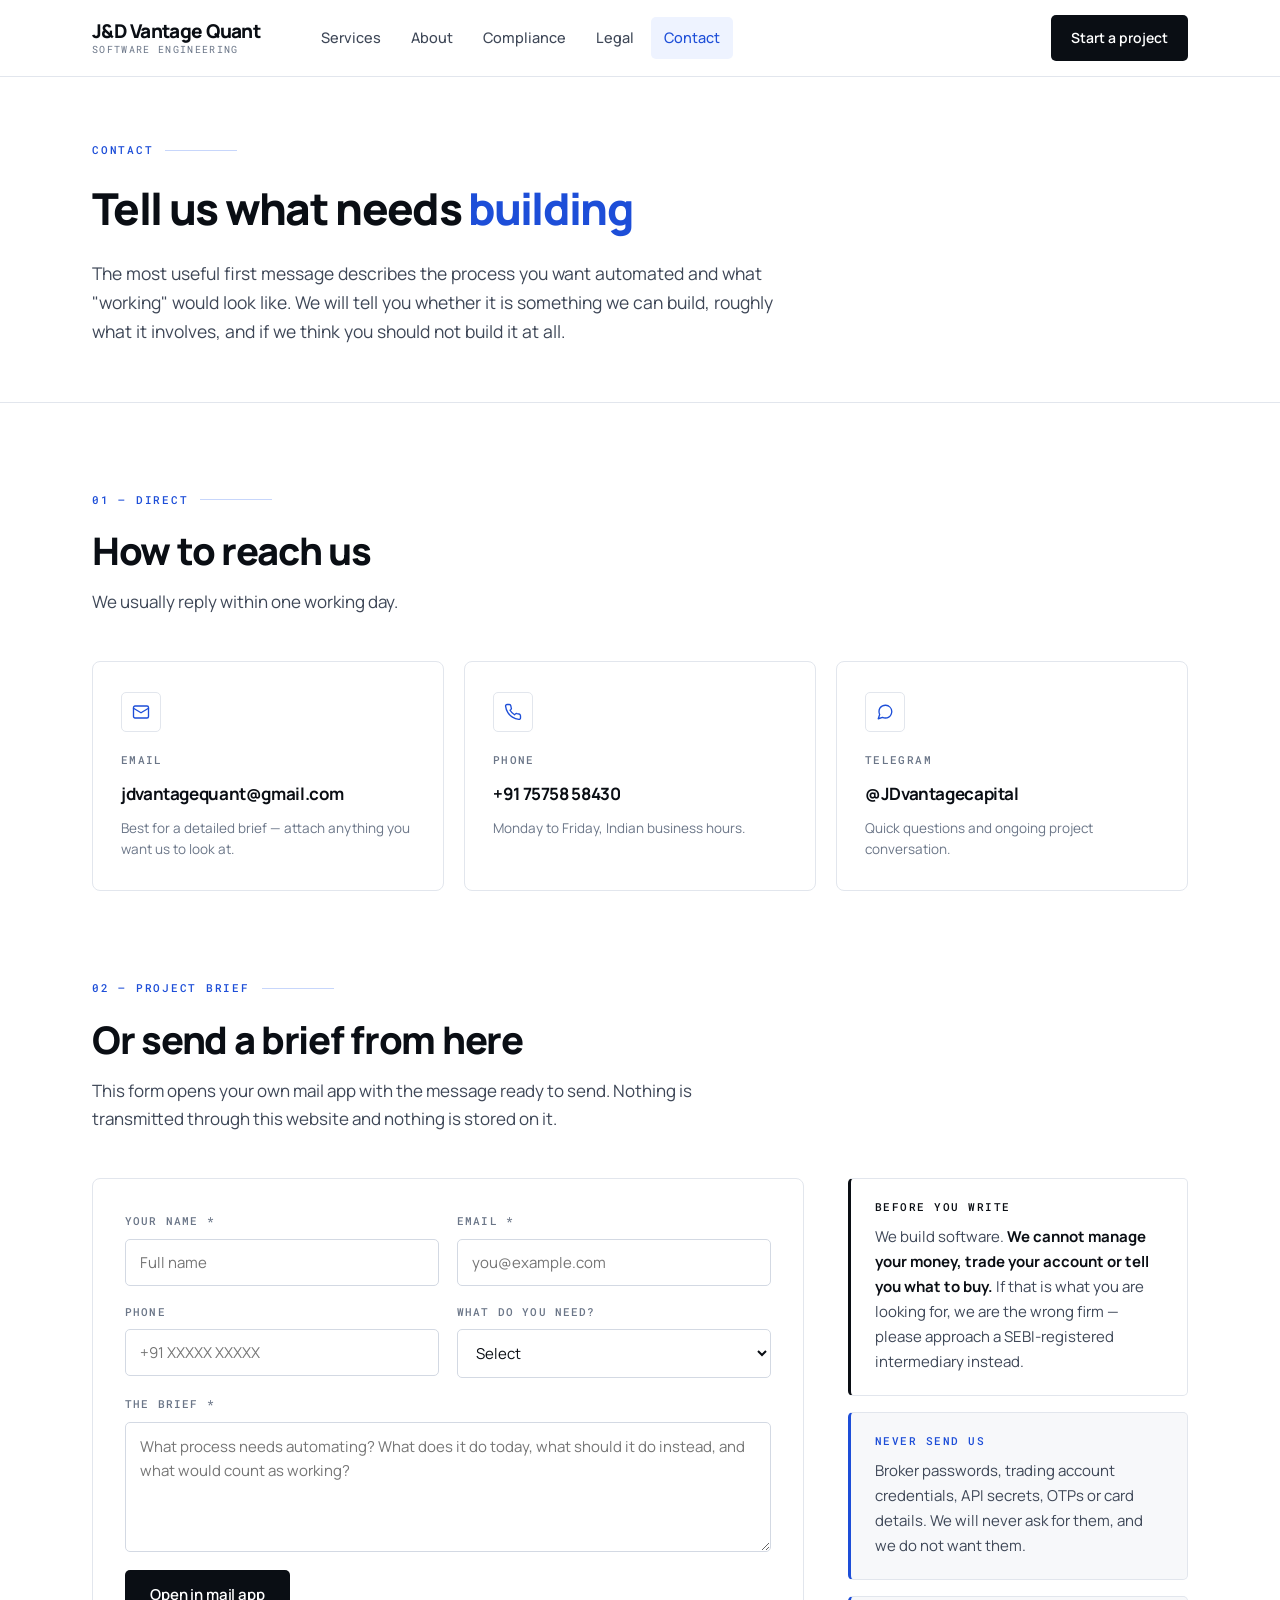
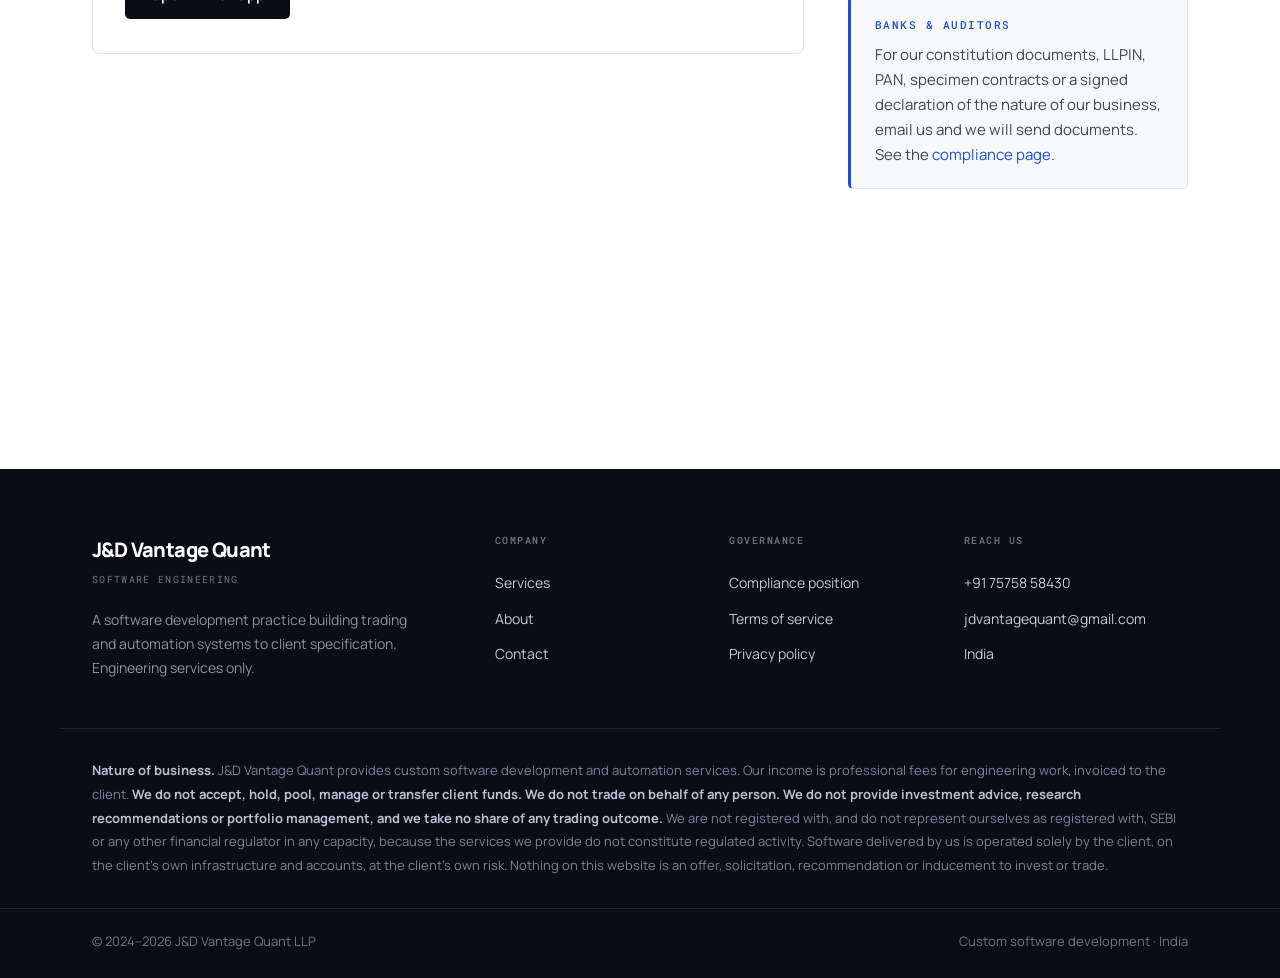
<file: contact/index.html>
<!DOCTYPE html>
<html lang="en">
<head>
<meta charset="utf-8">
<meta name="viewport" content="width=device-width, initial-scale=1">
<title>Contact — J&amp;D Vantage Quant</title>
<meta name="description" content="Describe the software you need built. Reach J&amp;D Vantage Quant LLP by email, phone or Telegram. Custom software development and automation services.">
<link rel="canonical" href="https://jdvantagequant.com/contact/">
<meta name="theme-color" content="#FFFFFF">
<meta name="color-scheme" content="light">
<meta property="og:type" content="website">
<meta property="og:url" content="https://jdvantagequant.com/contact/">
<meta property="og:title" content="Contact | J&amp;D Vantage Quant">
<meta property="og:description" content="Describe the software you need built.">
<meta property="og:site_name" content="J&amp;D Vantage Quant">
<meta property="og:locale" content="en_IN">
<link rel="icon" type="image/svg+xml" href="/favicon.svg">
<link rel="icon" type="image/x-icon" href="/favicon.ico">
<link rel="preconnect" href="https://fonts.googleapis.com">
<link rel="preconnect" href="https://fonts.gstatic.com" crossorigin>
<link href="https://fonts.googleapis.com/css2?family=Manrope:wght@400;500;600;700;800&family=Roboto+Mono:wght@400;500&display=swap" rel="stylesheet">
<link rel="stylesheet" href="/assets/site.css?v=10">
</head>
<body>

<nav class="nav">
  <div class="nav-in">
    <a class="nav-brand" href="/"><b>J&amp;D Vantage Quant</b><span>Software Engineering</span></a>
    <div class="nav-links">
      <a href="/services/">Services</a>
      <a href="/about/">About</a>
      <a href="/compliance/">Compliance</a>
      <a href="/legal/">Legal</a>
      <a href="/contact/" class="here">Contact</a>
    </div>
    <div class="nav-right">
      <a class="nav-cta" href="#brief">Start a project</a>
      <button class="burger" id="burger" type="button" aria-label="Menu" aria-expanded="false" aria-controls="nav-drawer"><i></i><i></i><i></i></button>
    </div>
  </div>
  <div class="nav-prog" id="nav-prog"></div>
  <div class="nav-drawer" id="nav-drawer">
    <div class="wrap">
      <span class="grp">Pages</span>
      <a href="/">Home</a>
      <a href="/services/">Services</a>
      <a href="/about/">About</a>
      <a href="/compliance/">Compliance</a>
      <a href="/legal/">Legal</a>
      <a href="/contact/" class="here">Contact</a>
      <span class="grp">Reach us</span>
      <a href="tel:+917575858430">+91 75758 58430</a>
      <a href="mailto:jdvantagequant@gmail.com">jdvantagequant@gmail.com</a>
    </div>
  </div>
</nav>

<header class="hero">
  <div class="wrap hero-in tight">
    <div class="eyebrow">Contact</div>
    <h1 class="sm">Tell us what needs <em>building</em></h1>
    <p class="hero-sub">The most useful first message describes the process you want
    automated and what "working" would look like. We will tell you whether it is something we
    can build, roughly what it involves, and if we think you should not build it at all.</p>
  </div>
</header>

<main class="wrap">

<!-- ============ DIRECT ============ -->
<section id="direct">
  <div class="sec-head">
    <div class="eyebrow">01 — Direct</div>
    <h2>How to reach us</h2>
    <p>We usually reply within one working day.</p>
  </div>
  <div class="contact-grid">
    <a class="cc rv" href="mailto:jdvantagequant@gmail.com">
      <div class="ic"><svg viewBox="0 0 24 24"><rect x="2" y="4" width="20" height="16" rx="2"/><path d="m2 7 10 6 10-6"/></svg></div>
      <label>Email</label>
      <span class="v">jdvantagequant@gmail.com</span>
      <small>Best for a detailed brief — attach anything you want us to look at.</small>
    </a>
    <a class="cc rv" href="tel:+917575858430">
      <div class="ic"><svg viewBox="0 0 24 24"><path d="M22 16.9v3a2 2 0 0 1-2.2 2 19.8 19.8 0 0 1-8.6-3.1 19.5 19.5 0 0 1-6-6A19.8 19.8 0 0 1 2.1 4.2 2 2 0 0 1 4.1 2h3a2 2 0 0 1 2 1.7c.1.9.3 1.8.6 2.7a2 2 0 0 1-.4 2.1L8.1 9.7a16 16 0 0 0 6 6l1.2-1.2a2 2 0 0 1 2.1-.4c.9.3 1.8.5 2.7.6a2 2 0 0 1 1.7 2Z"/></svg></div>
      <label>Phone</label>
      <span class="v">+91 75758 58430</span>
      <small>Monday to Friday, Indian business hours.</small>
    </a>
    <a class="cc rv" href="https://t.me/JDvantagecapital" target="_blank" rel="noopener noreferrer">
      <div class="ic"><svg viewBox="0 0 24 24"><path d="M21 11.5a8.38 8.38 0 0 1-.9 3.8 8.5 8.5 0 0 1-7.6 4.7 8.38 8.38 0 0 1-3.8-.9L3 21l1.9-5.7a8.38 8.38 0 0 1-.9-3.8 8.5 8.5 0 0 1 4.7-7.6 8.38 8.38 0 0 1 3.8-.9h.5a8.48 8.48 0 0 1 8 8v.5z"/></svg></div>
      <label>Telegram</label>
      <span class="v">@JDvantagecapital</span>
      <small>Quick questions and ongoing project conversation.</small>
    </a>
  </div>
</section>

<!-- ============ FORM ============ -->
<section id="brief">
  <div class="sec-head">
    <div class="eyebrow">02 — Project brief</div>
    <h2>Or send a brief from here</h2>
    <p>This form opens your own mail app with the message ready to send. Nothing is
    transmitted through this website and nothing is stored on it.</p>
  </div>
  <div class="legal-grid" style="grid-template-columns:1fr 340px">
    <form class="form rv" id="contact-form" novalidate>
      <div class="form-row">
        <div class="field">
          <label for="c-name">Your name *</label>
          <input type="text" id="c-name" placeholder="Full name" autocomplete="name" required>
        </div>
        <div class="field">
          <label for="c-email">Email *</label>
          <input type="email" id="c-email" placeholder="you@example.com" autocomplete="email" required>
        </div>
      </div>
      <div class="form-row">
        <div class="field">
          <label for="c-phone">Phone</label>
          <input type="tel" id="c-phone" placeholder="+91 XXXXX XXXXX" autocomplete="tel">
        </div>
        <div class="field">
          <label for="c-topic">What do you need?</label>
          <select id="c-topic">
            <option value="">Select</option>
            <option>Algorithm development</option>
            <option>Backtesting or research tooling</option>
            <option>Broker or exchange API integration</option>
            <option>Dashboard or monitoring system</option>
            <option>Data pipeline</option>
            <option>General business automation</option>
            <option>Maintenance of existing software</option>
            <option>Something else</option>
          </select>
        </div>
      </div>
      <div class="field">
        <label for="c-msg">The brief *</label>
        <textarea id="c-msg" placeholder="What process needs automating? What does it do today, what should it do instead, and what would count as working?" required></textarea>
      </div>
      <button type="submit" class="btn btn-primary">Open in mail app</button>
      <div class="form-msg" id="c-status" role="status"></div>
    </form>

    <div>
      <div class="note strong rv">
        <span class="lb">Before you write</span>
        We build software. <b>We cannot manage your money, trade your account or tell you
        what to buy.</b> If that is what you are looking for, we are the wrong firm — please
        approach a SEBI-registered intermediary instead.
      </div>
      <div class="note rv" style="margin-top:16px">
        <span class="lb">Never send us</span>
        Broker passwords, trading account credentials, API secrets, OTPs or card details.
        We will never ask for them, and we do not want them.
      </div>
      <div class="note rv" style="margin-top:16px">
        <span class="lb">Banks &amp; auditors</span>
        For our constitution documents, LLPIN, PAN, specimen contracts or a signed
        declaration of the nature of our business, email us and we will send documents.
        See the <a href="/compliance/">compliance page</a>.
      </div>
    </div>
  </div>
</section>

<section class="pb"></section>

</main>

<footer>
  <div class="wrap foot-top">
    <div class="foot-brand">
      <b>J&amp;D Vantage Quant</b>
      <span>Software Engineering</span>
      <p>A software development practice building trading and automation systems to client
      specification. Engineering services only.</p>
    </div>
    <div class="foot-col">
      <h4>Company</h4>
      <a href="/services/">Services</a>
      <a href="/about/">About</a>
      <a href="/contact/">Contact</a>
    </div>
    <div class="foot-col">
      <h4>Governance</h4>
      <a href="/compliance/">Compliance position</a>
      <a href="/legal/#terms">Terms of service</a>
      <a href="/legal/#privacy">Privacy policy</a>
    </div>
    <div class="foot-col">
      <h4>Reach us</h4>
      <a href="tel:+917575858430">+91 75758 58430</a>
      <a href="mailto:jdvantagequant@gmail.com">jdvantagequant@gmail.com</a>
      <span>India</span>
    </div>
  </div>
  <div class="wrap foot-legal">
    <b>Nature of business.</b> J&amp;D Vantage Quant provides custom software development and
    automation services. Our income is professional fees for engineering work, invoiced to the
    client. <b>We do not accept, hold, pool, manage or transfer client funds. We do not trade
    on behalf of any person. We do not provide investment advice, research recommendations or
    portfolio management, and we take no share of any trading outcome.</b> We are not
    registered with, and do not represent ourselves as registered with, SEBI or any other
    financial regulator in any capacity, because the services we provide do not constitute
    regulated activity. Software delivered by us is operated solely by the client, on the
    client's own infrastructure and accounts, at the client's own risk. Nothing on this website
    is an offer, solicitation, recommendation or inducement to invest or trade.
  </div>
  <div class="foot-bottom">
    <div class="wrap">
      <span>&copy; 2024–2026 J&amp;D Vantage Quant LLP</span>
      <span>Custom software development · India</span>
    </div>
  </div>
</footer>

<script src="/assets/site.js?v=10"></script>
<script>window.JD.init();</script>
</body>
</html>
</file>
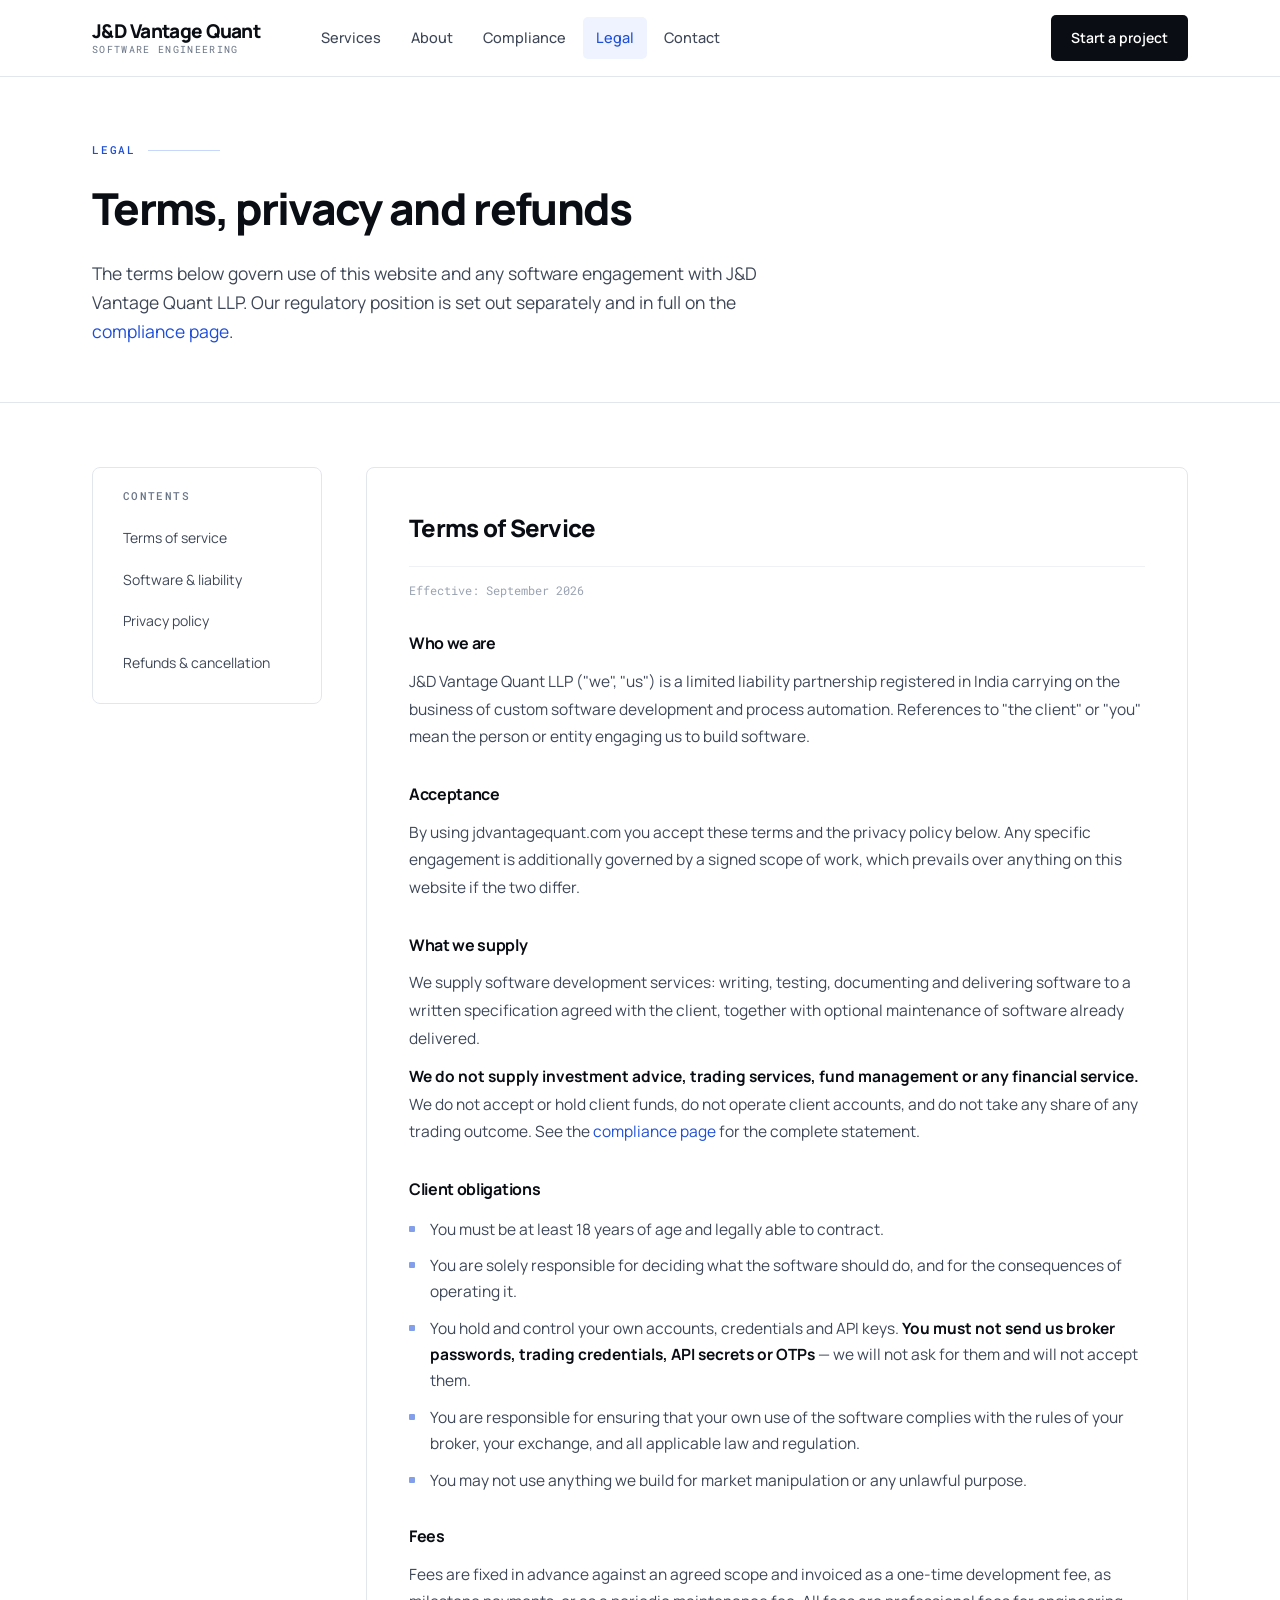
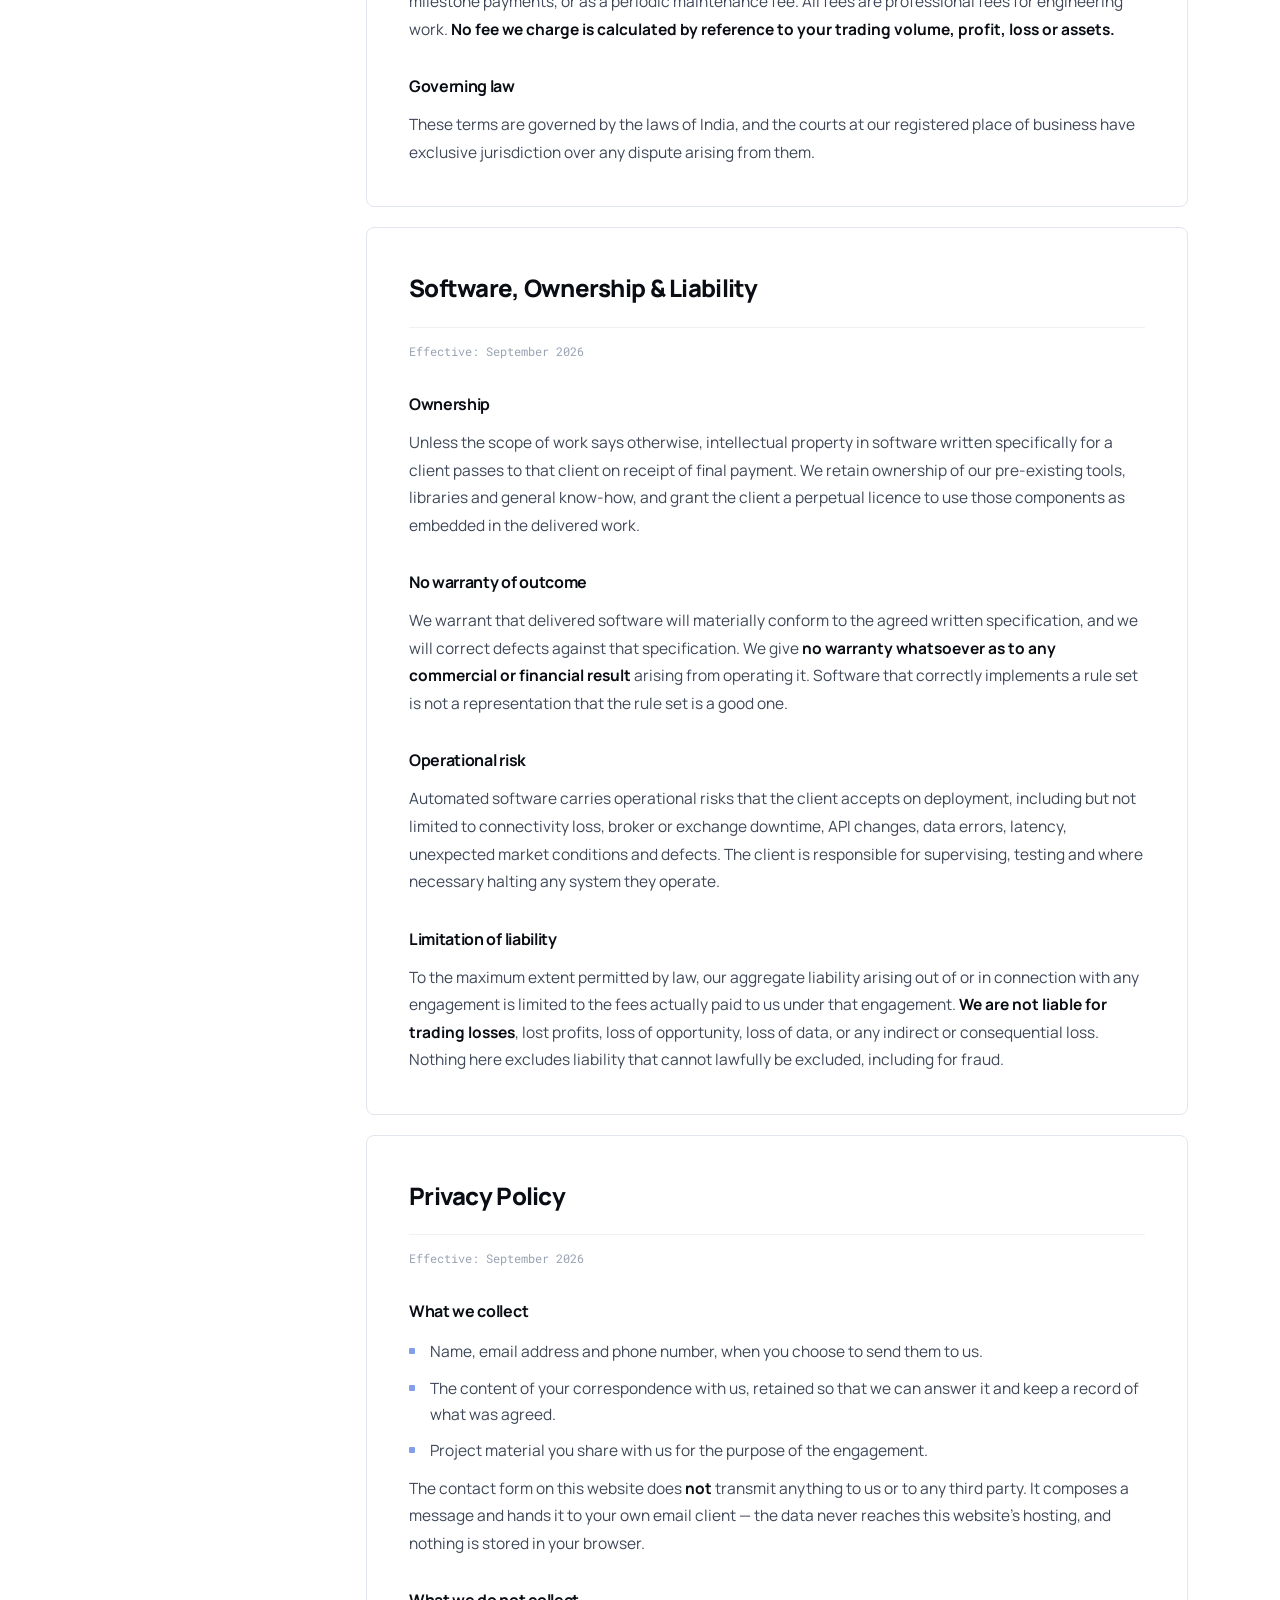
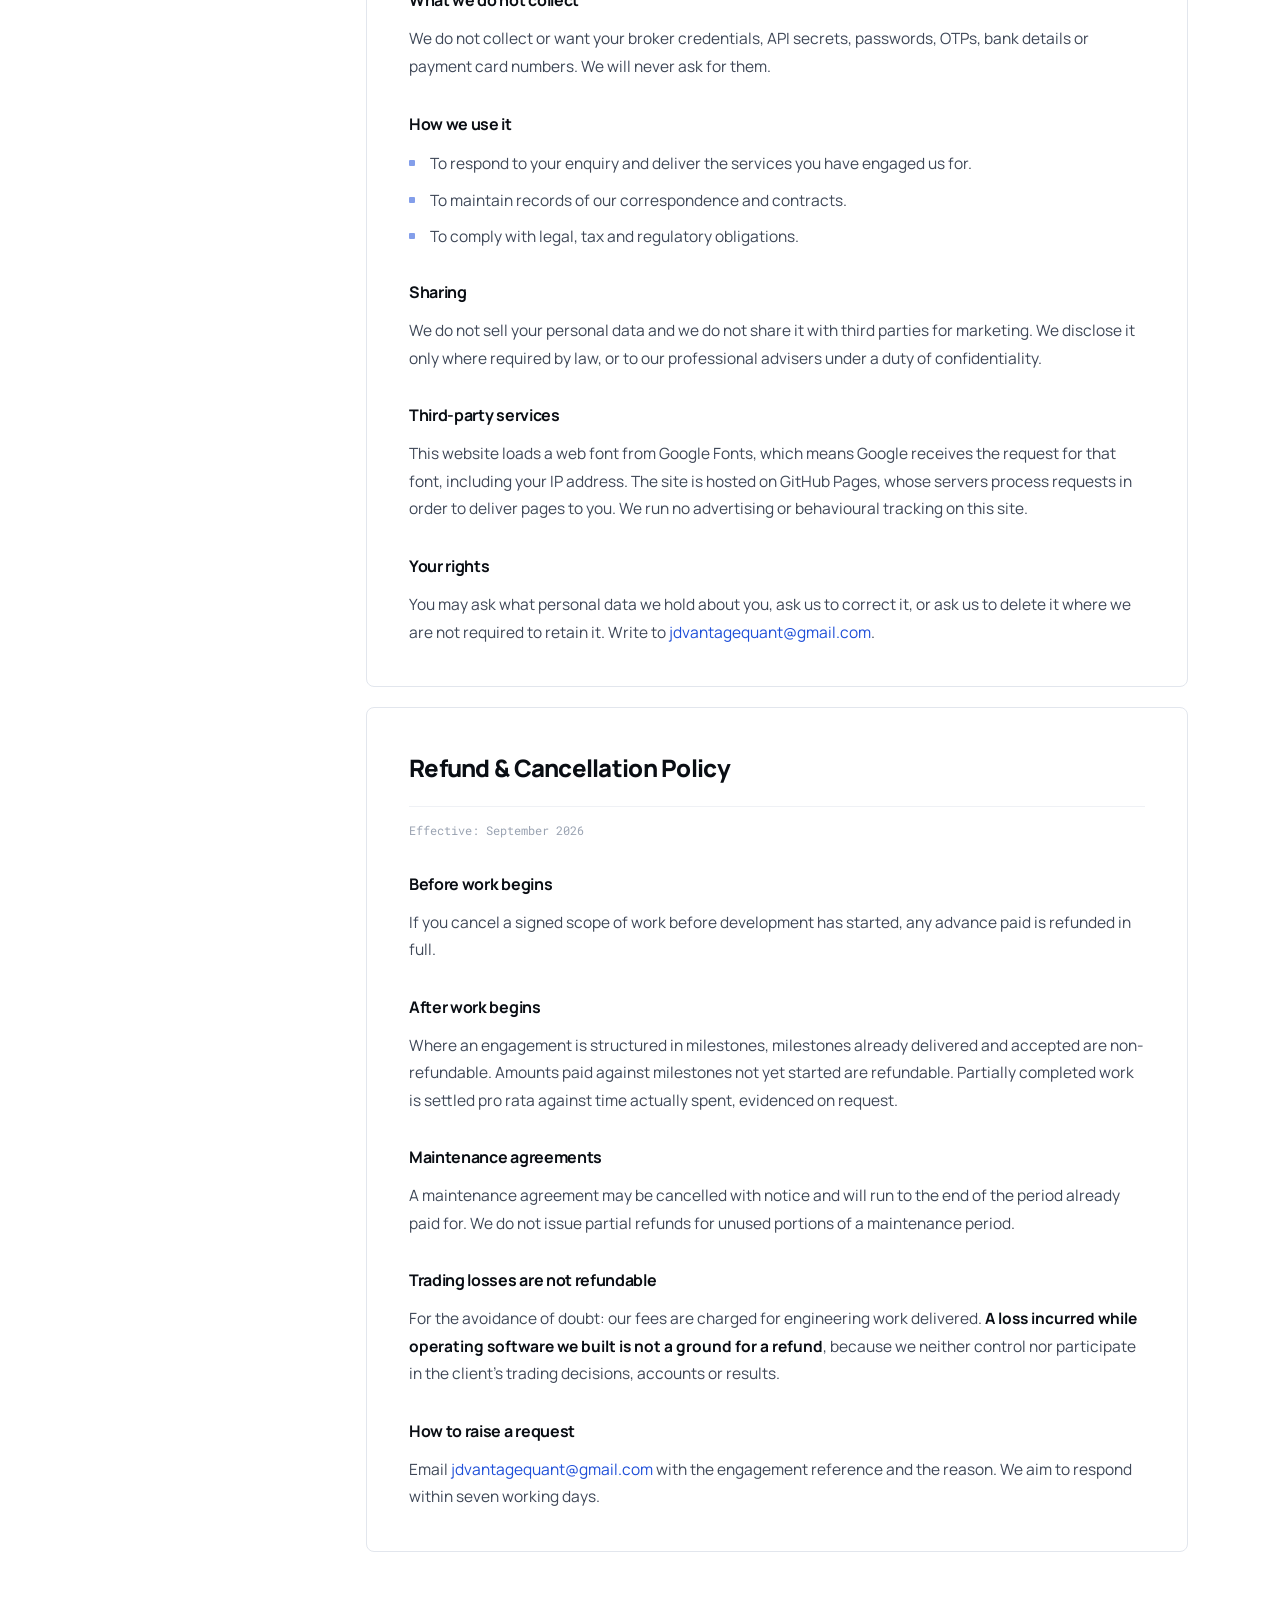
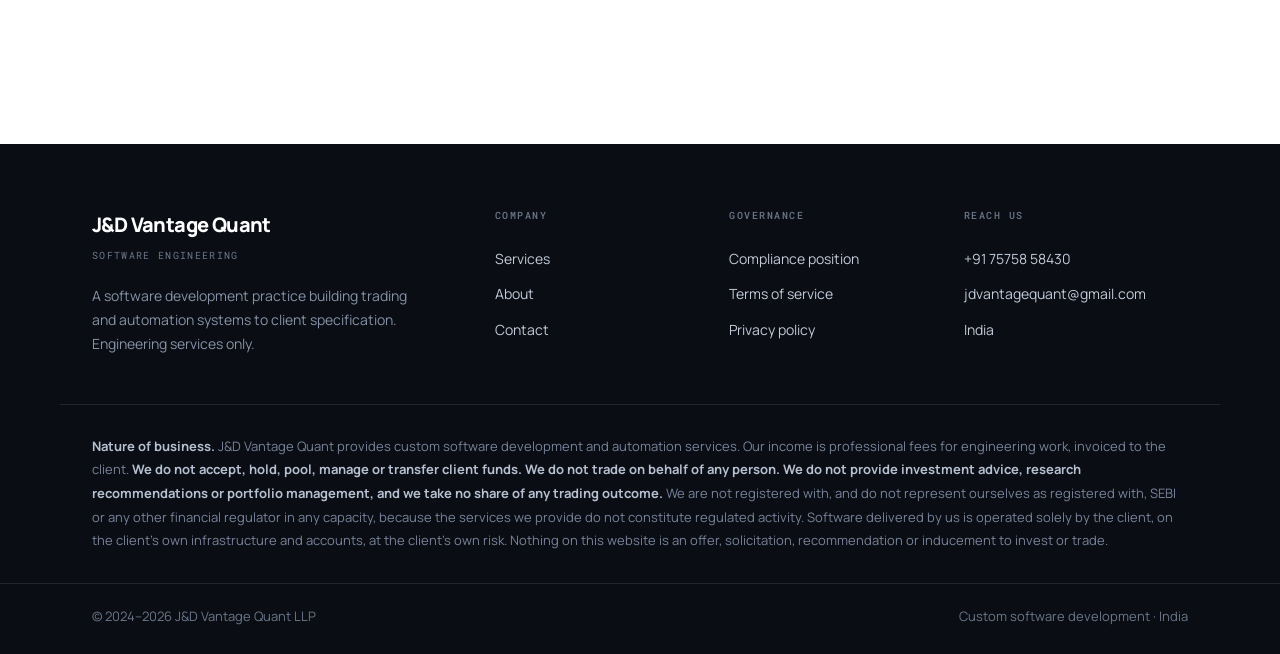
<file: legal/index.html>
<!DOCTYPE html>
<html lang="en">
<head>
<meta charset="utf-8">
<meta name="viewport" content="width=device-width, initial-scale=1">
<title>Legal — Terms, Privacy &amp; Refunds | J&amp;D Vantage Quant</title>
<meta name="description" content="Terms of service, software and liability terms, privacy policy and refund policy for J&amp;D Vantage Quant LLP, a custom software development firm.">
<link rel="canonical" href="https://jdvantagequant.com/legal/">
<meta name="theme-color" content="#FFFFFF">
<meta name="color-scheme" content="light">
<meta name="robots" content="index, follow">
<meta property="og:type" content="website">
<meta property="og:url" content="https://jdvantagequant.com/legal/">
<meta property="og:title" content="Legal | J&amp;D Vantage Quant">
<meta property="og:description" content="Terms of service, software terms, privacy policy and refund policy.">
<meta property="og:site_name" content="J&amp;D Vantage Quant">
<meta property="og:locale" content="en_IN">
<link rel="icon" type="image/svg+xml" href="/favicon.svg">
<link rel="icon" type="image/x-icon" href="/favicon.ico">
<link rel="preconnect" href="https://fonts.googleapis.com">
<link rel="preconnect" href="https://fonts.gstatic.com" crossorigin>
<link href="https://fonts.googleapis.com/css2?family=Manrope:wght@400;500;600;700;800&family=Roboto+Mono:wght@400;500&display=swap" rel="stylesheet">
<link rel="stylesheet" href="/assets/site.css?v=10">
</head>
<body>

<nav class="nav">
  <div class="nav-in">
    <a class="nav-brand" href="/"><b>J&amp;D Vantage Quant</b><span>Software Engineering</span></a>
    <div class="nav-links">
      <a href="/services/">Services</a>
      <a href="/about/">About</a>
      <a href="/compliance/">Compliance</a>
      <a href="/legal/" class="here">Legal</a>
      <a href="/contact/">Contact</a>
    </div>
    <div class="nav-right">
      <a class="nav-cta" href="/contact/">Start a project</a>
      <button class="burger" id="burger" type="button" aria-label="Menu" aria-expanded="false" aria-controls="nav-drawer"><i></i><i></i><i></i></button>
    </div>
  </div>
  <div class="nav-prog" id="nav-prog"></div>
  <div class="nav-drawer" id="nav-drawer">
    <div class="wrap">
      <span class="grp">Pages</span>
      <a href="/">Home</a>
      <a href="/services/">Services</a>
      <a href="/about/">About</a>
      <a href="/compliance/">Compliance</a>
      <a href="/legal/" class="here">Legal</a>
      <a href="/contact/">Contact</a>
      <span class="grp">On this page</span>
      <a href="#terms">Terms of service</a>
      <a href="#software">Software &amp; liability</a>
      <a href="#privacy">Privacy policy</a>
      <a href="#refund">Refunds</a>
      <span class="grp">Reach us</span>
      <a href="mailto:jdvantagequant@gmail.com">jdvantagequant@gmail.com</a>
    </div>
  </div>
</nav>

<header class="hero">
  <div class="wrap hero-in tight">
    <div class="eyebrow">Legal</div>
    <h1 class="sm">Terms, privacy and refunds</h1>
    <p class="hero-sub">The terms below govern use of this website and any software
    engagement with J&amp;D Vantage Quant LLP. Our regulatory position is set out separately
    and in full on the <a href="/compliance/">compliance page</a>.</p>
  </div>
</header>

<main class="wrap">
<section id="legal" style="padding-top:64px" class="pb">
  <div class="legal-grid">

    <nav class="toc" aria-label="On this page">
      <h4>Contents</h4>
      <a href="#terms">Terms of service</a>
      <a href="#software">Software &amp; liability</a>
      <a href="#privacy">Privacy policy</a>
      <a href="#refund">Refunds &amp; cancellation</a>
    </nav>

    <div>

      <!-- ============ TERMS ============ -->
      <article class="prose" id="terms">
        <h2>Terms of Service</h2>
        <span class="stamp">Effective: September 2026</span>

        <h3>Who we are</h3>
        <p>J&amp;D Vantage Quant LLP ("we", "us") is a limited liability partnership registered
        in India carrying on the business of custom software development and process
        automation. References to "the client" or "you" mean the person or entity engaging us
        to build software.</p>

        <h3>Acceptance</h3>
        <p>By using jdvantagequant.com you accept these terms and the privacy policy below.
        Any specific engagement is additionally governed by a signed scope of work, which
        prevails over anything on this website if the two differ.</p>

        <h3>What we supply</h3>
        <p>We supply software development services: writing, testing, documenting and
        delivering software to a written specification agreed with the client, together with
        optional maintenance of software already delivered.</p>
        <p><strong>We do not supply investment advice, trading services, fund management or
        any financial service.</strong> We do not accept or hold client funds, do not operate
        client accounts, and do not take any share of any trading outcome. See the
        <a href="/compliance/">compliance page</a> for the complete statement.</p>

        <h3>Client obligations</h3>
        <ul>
          <li>You must be at least 18 years of age and legally able to contract.</li>
          <li>You are solely responsible for deciding what the software should do, and for the consequences of operating it.</li>
          <li>You hold and control your own accounts, credentials and API keys. <strong>You must not send us broker passwords, trading credentials, API secrets or OTPs</strong> — we will not ask for them and will not accept them.</li>
          <li>You are responsible for ensuring that your own use of the software complies with the rules of your broker, your exchange, and all applicable law and regulation.</li>
          <li>You may not use anything we build for market manipulation or any unlawful purpose.</li>
        </ul>

        <h3>Fees</h3>
        <p>Fees are fixed in advance against an agreed scope and invoiced as a one-time
        development fee, as milestone payments, or as a periodic maintenance fee. All fees are
        professional fees for engineering work. <strong>No fee we charge is calculated by
        reference to your trading volume, profit, loss or assets.</strong></p>

        <h3>Governing law</h3>
        <p>These terms are governed by the laws of India, and the courts at our registered
        place of business have exclusive jurisdiction over any dispute arising from them.</p>
      </article>

      <!-- ============ SOFTWARE ============ -->
      <article class="prose" id="software">
        <h2>Software, Ownership &amp; Liability</h2>
        <span class="stamp">Effective: September 2026</span>

        <h3>Ownership</h3>
        <p>Unless the scope of work says otherwise, intellectual property in software written
        specifically for a client passes to that client on receipt of final payment. We retain
        ownership of our pre-existing tools, libraries and general know-how, and grant the
        client a perpetual licence to use those components as embedded in the delivered work.</p>

        <h3>No warranty of outcome</h3>
        <p>We warrant that delivered software will materially conform to the agreed written
        specification, and we will correct defects against that specification. We give
        <strong>no warranty whatsoever as to any commercial or financial result</strong>
        arising from operating it. Software that correctly implements a rule set is not a
        representation that the rule set is a good one.</p>

        <h3>Operational risk</h3>
        <p>Automated software carries operational risks that the client accepts on deployment,
        including but not limited to connectivity loss, broker or exchange downtime, API
        changes, data errors, latency, unexpected market conditions and defects. The client is
        responsible for supervising, testing and where necessary halting any system they
        operate.</p>

        <h3>Limitation of liability</h3>
        <p>To the maximum extent permitted by law, our aggregate liability arising out of or
        in connection with any engagement is limited to the fees actually paid to us under
        that engagement. <strong>We are not liable for trading losses</strong>, lost profits,
        loss of opportunity, loss of data, or any indirect or consequential loss. Nothing here
        excludes liability that cannot lawfully be excluded, including for fraud.</p>
      </article>

      <!-- ============ PRIVACY ============ -->
      <article class="prose" id="privacy">
        <h2>Privacy Policy</h2>
        <span class="stamp">Effective: September 2026</span>

        <h3>What we collect</h3>
        <ul>
          <li>Name, email address and phone number, when you choose to send them to us.</li>
          <li>The content of your correspondence with us, retained so that we can answer it and keep a record of what was agreed.</li>
          <li>Project material you share with us for the purpose of the engagement.</li>
        </ul>
        <p>The contact form on this website does <strong>not</strong> transmit anything to us
        or to any third party. It composes a message and hands it to your own email client —
        the data never reaches this website's hosting, and nothing is stored in your browser.</p>

        <h3>What we do not collect</h3>
        <p>We do not collect or want your broker credentials, API secrets, passwords, OTPs,
        bank details or payment card numbers. We will never ask for them.</p>

        <h3>How we use it</h3>
        <ul>
          <li>To respond to your enquiry and deliver the services you have engaged us for.</li>
          <li>To maintain records of our correspondence and contracts.</li>
          <li>To comply with legal, tax and regulatory obligations.</li>
        </ul>

        <h3>Sharing</h3>
        <p>We do not sell your personal data and we do not share it with third parties for
        marketing. We disclose it only where required by law, or to our professional advisers
        under a duty of confidentiality.</p>

        <h3>Third-party services</h3>
        <p>This website loads a web font from Google Fonts, which means Google receives the
        request for that font, including your IP address. The site is hosted on GitHub Pages,
        whose servers process requests in order to deliver pages to you. We run no advertising
        or behavioural tracking on this site.</p>

        <h3>Your rights</h3>
        <p>You may ask what personal data we hold about you, ask us to correct it, or ask us
        to delete it where we are not required to retain it. Write to
        <a href="mailto:jdvantagequant@gmail.com">jdvantagequant@gmail.com</a>.</p>
      </article>

      <!-- ============ REFUND ============ -->
      <article class="prose" id="refund">
        <h2>Refund &amp; Cancellation Policy</h2>
        <span class="stamp">Effective: September 2026</span>

        <h3>Before work begins</h3>
        <p>If you cancel a signed scope of work before development has started, any advance
        paid is refunded in full.</p>

        <h3>After work begins</h3>
        <p>Where an engagement is structured in milestones, milestones already delivered and
        accepted are non-refundable. Amounts paid against milestones not yet started are
        refundable. Partially completed work is settled pro rata against time actually spent,
        evidenced on request.</p>

        <h3>Maintenance agreements</h3>
        <p>A maintenance agreement may be cancelled with notice and will run to the end of the
        period already paid for. We do not issue partial refunds for unused portions of a
        maintenance period.</p>

        <h3>Trading losses are not refundable</h3>
        <p>For the avoidance of doubt: our fees are charged for engineering work delivered.
        <strong>A loss incurred while operating software we built is not a ground for a
        refund</strong>, because we neither control nor participate in the client's trading
        decisions, accounts or results.</p>

        <h3>How to raise a request</h3>
        <p>Email <a href="mailto:jdvantagequant@gmail.com">jdvantagequant@gmail.com</a> with
        the engagement reference and the reason. We aim to respond within seven working days.</p>
      </article>

    </div>
  </div>
</section>
</main>

<footer>
  <div class="wrap foot-top">
    <div class="foot-brand">
      <b>J&amp;D Vantage Quant</b>
      <span>Software Engineering</span>
      <p>A software development practice building trading and automation systems to client
      specification. Engineering services only.</p>
    </div>
    <div class="foot-col">
      <h4>Company</h4>
      <a href="/services/">Services</a>
      <a href="/about/">About</a>
      <a href="/contact/">Contact</a>
    </div>
    <div class="foot-col">
      <h4>Governance</h4>
      <a href="/compliance/">Compliance position</a>
      <a href="/legal/#terms">Terms of service</a>
      <a href="/legal/#privacy">Privacy policy</a>
    </div>
    <div class="foot-col">
      <h4>Reach us</h4>
      <a href="tel:+917575858430">+91 75758 58430</a>
      <a href="mailto:jdvantagequant@gmail.com">jdvantagequant@gmail.com</a>
      <span>India</span>
    </div>
  </div>
  <div class="wrap foot-legal">
    <b>Nature of business.</b> J&amp;D Vantage Quant provides custom software development and
    automation services. Our income is professional fees for engineering work, invoiced to the
    client. <b>We do not accept, hold, pool, manage or transfer client funds. We do not trade
    on behalf of any person. We do not provide investment advice, research recommendations or
    portfolio management, and we take no share of any trading outcome.</b> We are not
    registered with, and do not represent ourselves as registered with, SEBI or any other
    financial regulator in any capacity, because the services we provide do not constitute
    regulated activity. Software delivered by us is operated solely by the client, on the
    client's own infrastructure and accounts, at the client's own risk. Nothing on this website
    is an offer, solicitation, recommendation or inducement to invest or trade.
  </div>
  <div class="foot-bottom">
    <div class="wrap">
      <span>&copy; 2024–2026 J&amp;D Vantage Quant LLP</span>
      <span>Custom software development · India</span>
    </div>
  </div>
</footer>

<script src="/assets/site.js?v=10"></script>
<script>window.JD.init();</script>
</body>
</html>
</file>
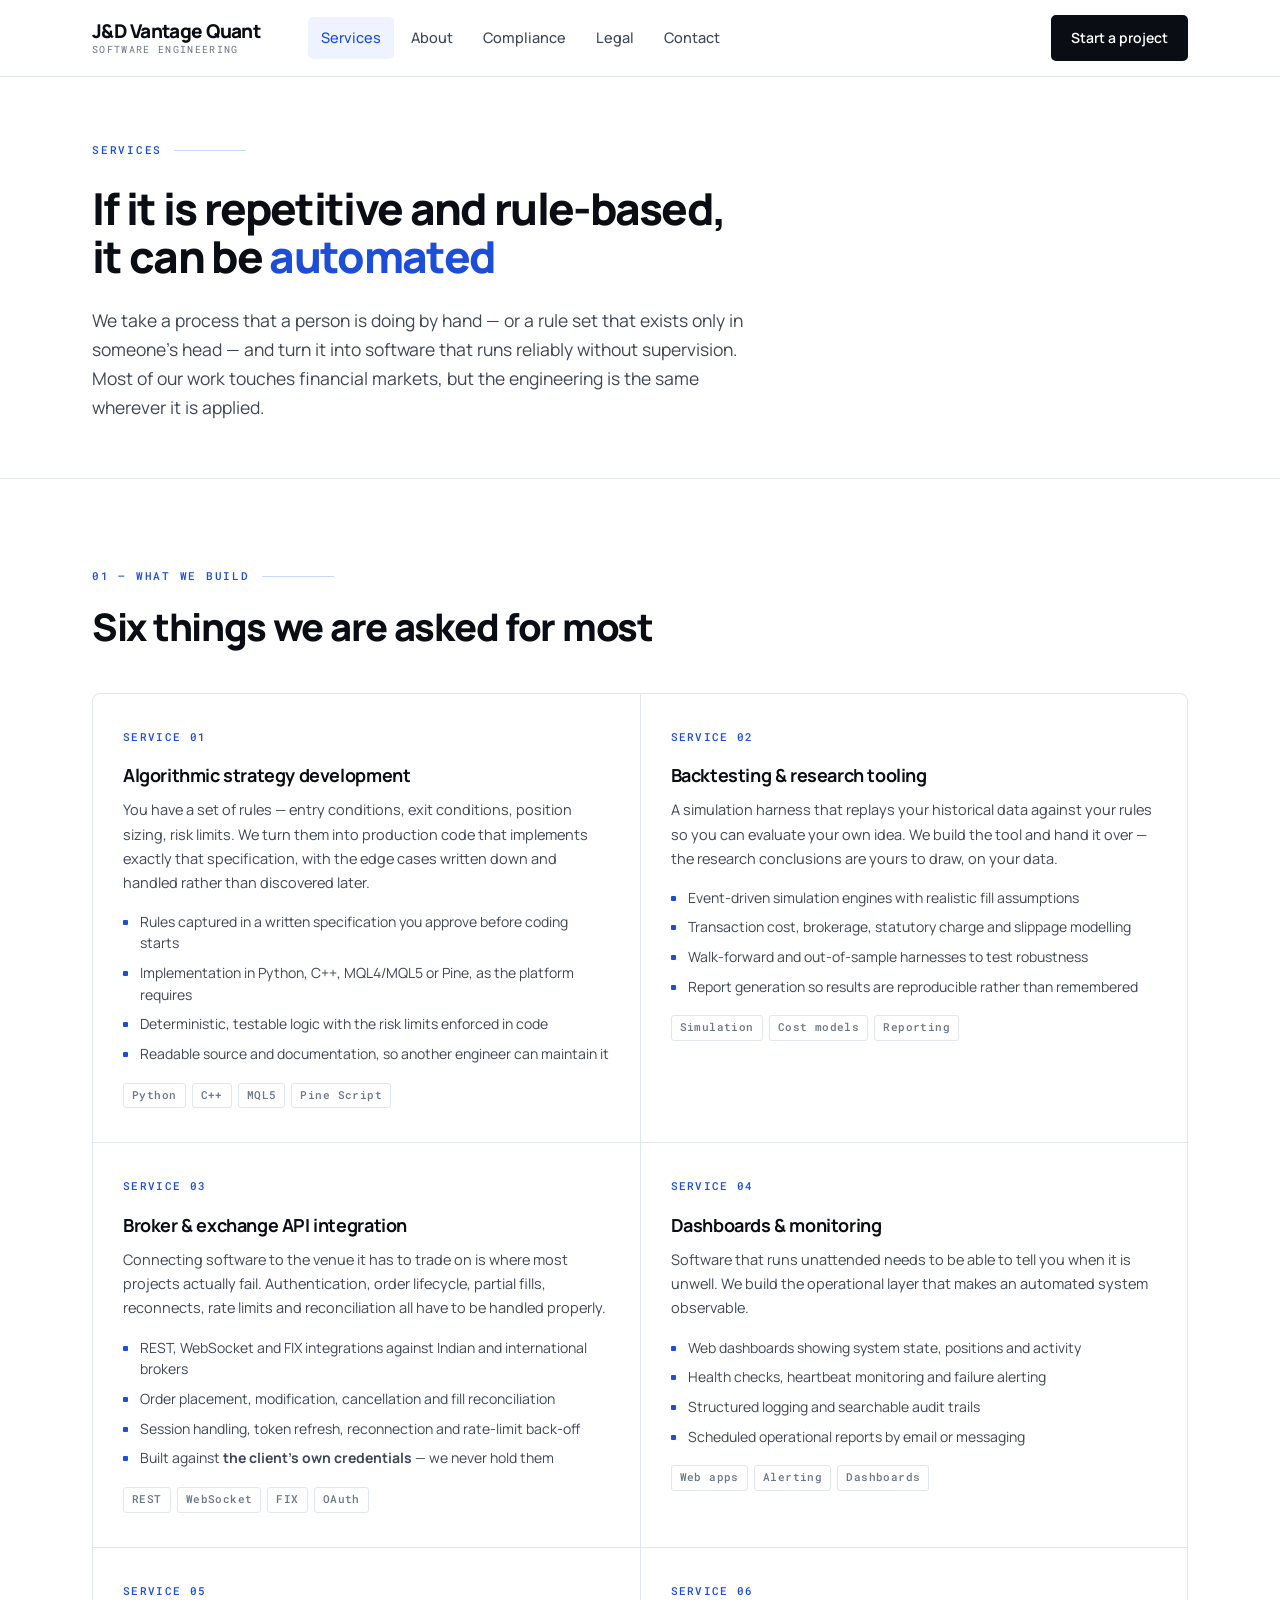
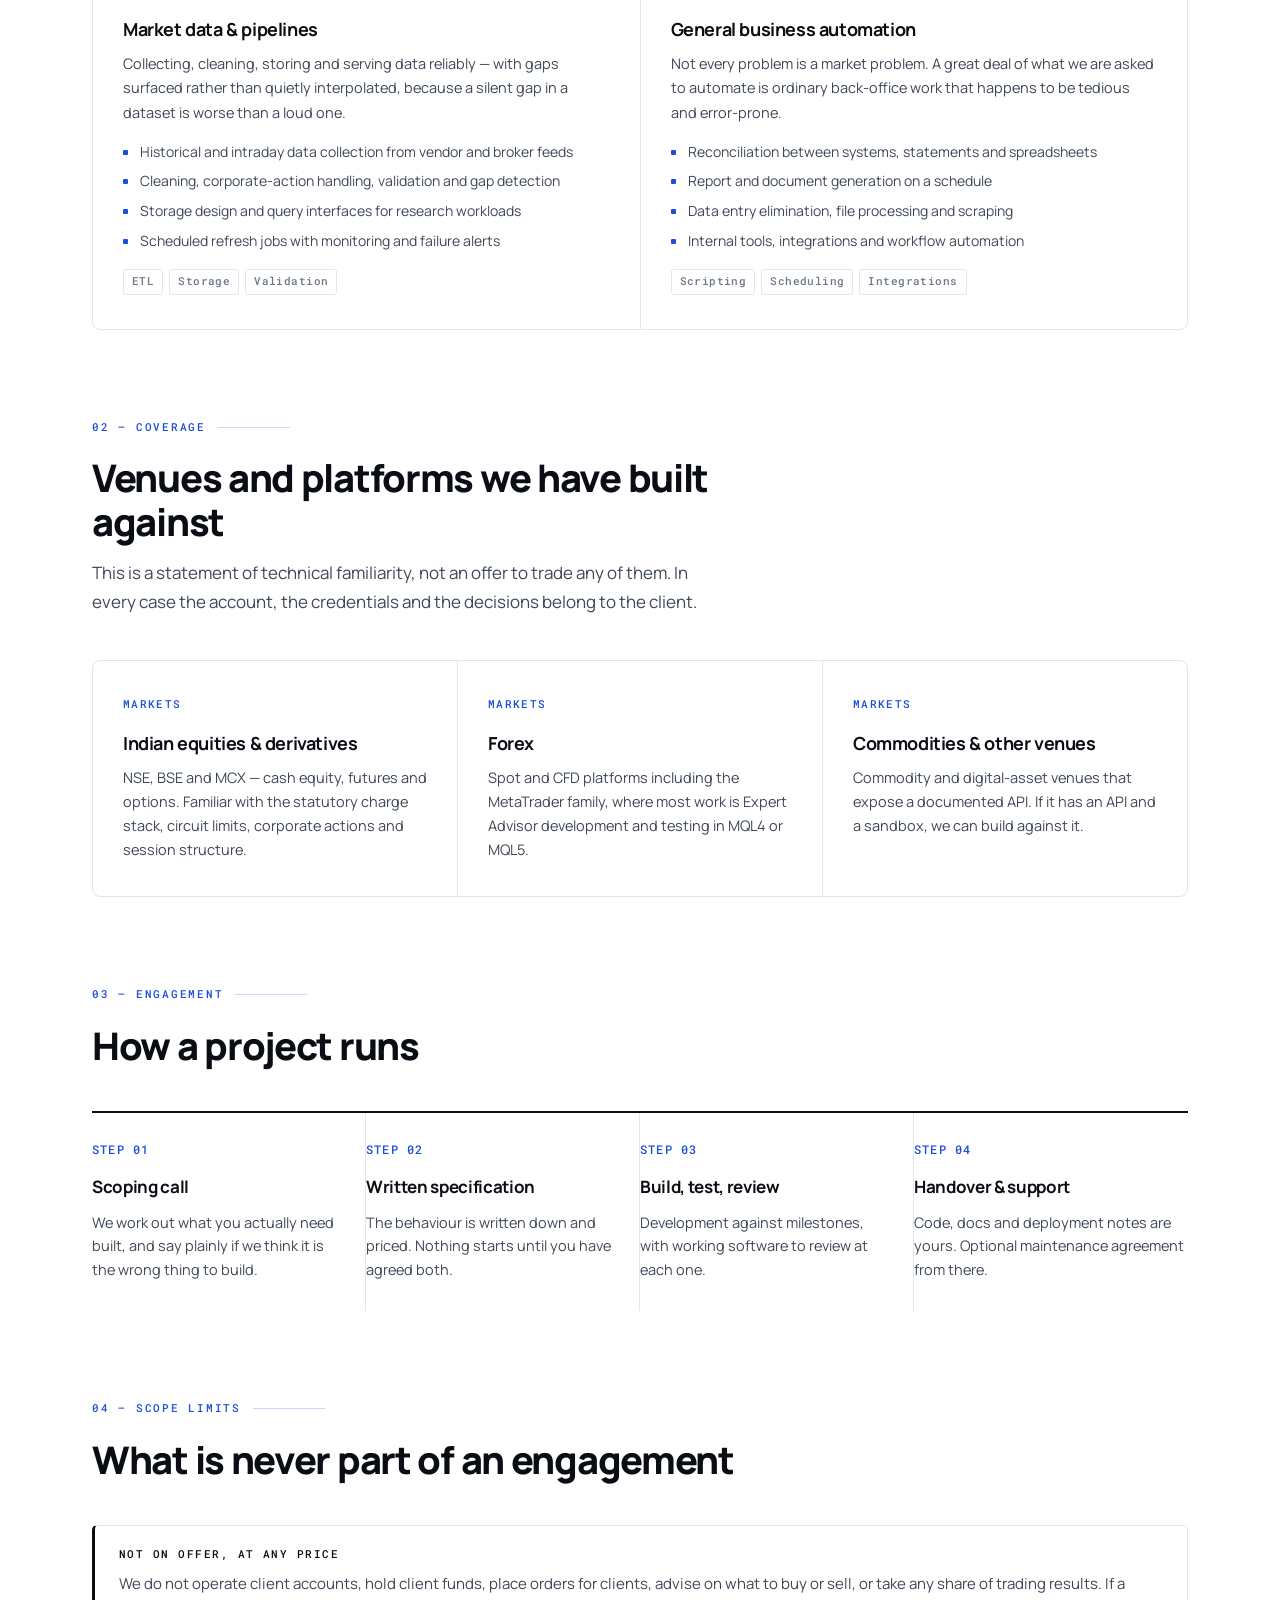
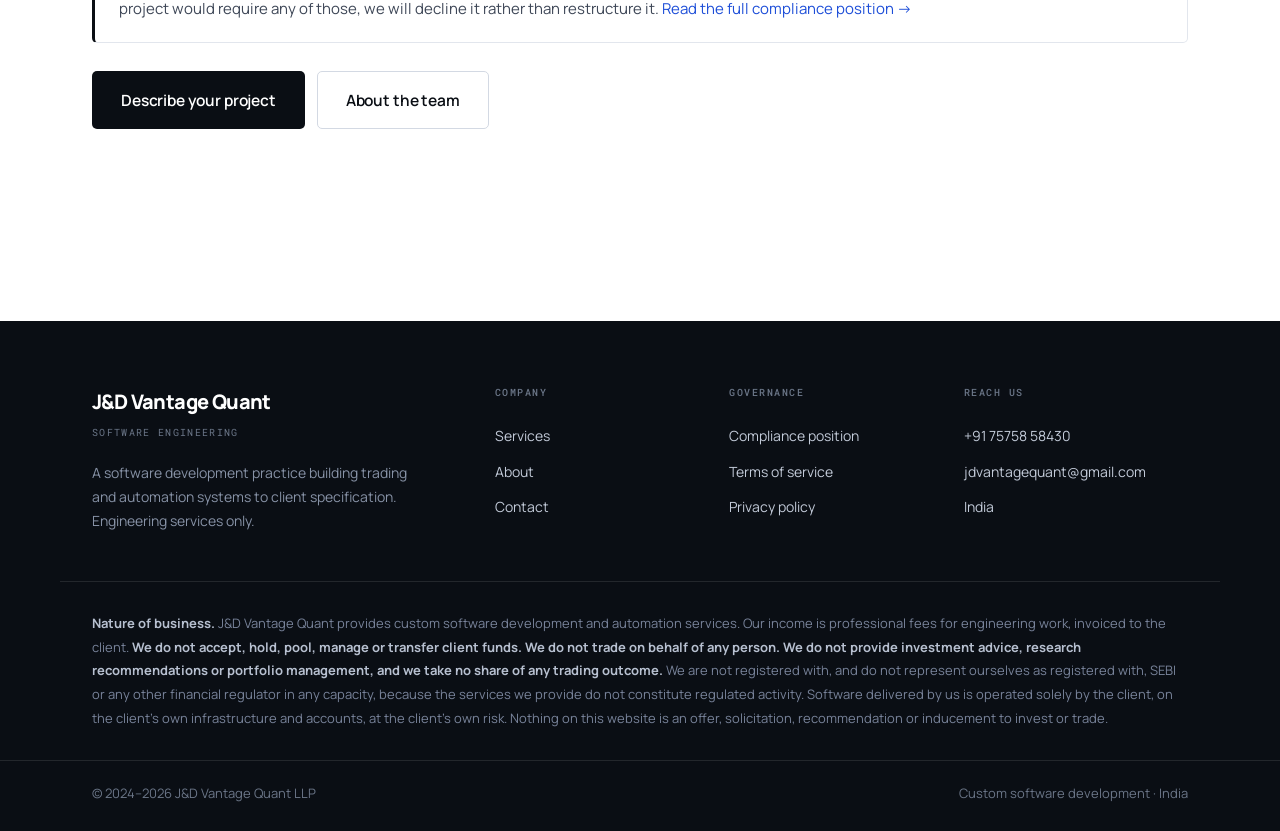
<file: services/index.html>
<!DOCTYPE html>
<html lang="en">
<head>
<meta charset="utf-8">
<meta name="viewport" content="width=device-width, initial-scale=1">
<title>Services — Custom Software &amp; Automation | J&amp;D Vantage Quant</title>
<meta name="description" content="Algorithm development to client specification, backtesting and research tools, broker API integration, dashboards, data pipelines and general business automation. Engineering services billed as professional fees.">
<link rel="canonical" href="https://jdvantagequant.com/services/">
<meta name="theme-color" content="#FFFFFF">
<meta name="color-scheme" content="light">
<meta property="og:type" content="website">
<meta property="og:url" content="https://jdvantagequant.com/services/">
<meta property="og:title" content="Services | J&amp;D Vantage Quant">
<meta property="og:description" content="Custom software development and automation for financial markets and beyond.">
<meta property="og:site_name" content="J&amp;D Vantage Quant">
<meta property="og:locale" content="en_IN">
<link rel="icon" type="image/svg+xml" href="/favicon.svg">
<link rel="icon" type="image/x-icon" href="/favicon.ico">
<link rel="preconnect" href="https://fonts.googleapis.com">
<link rel="preconnect" href="https://fonts.gstatic.com" crossorigin>
<link href="https://fonts.googleapis.com/css2?family=Manrope:wght@400;500;600;700;800&family=Roboto+Mono:wght@400;500&display=swap" rel="stylesheet">
<link rel="stylesheet" href="/assets/site.css?v=10">
</head>
<body>

<nav class="nav">
  <div class="nav-in">
    <a class="nav-brand" href="/"><b>J&amp;D Vantage Quant</b><span>Software Engineering</span></a>
    <div class="nav-links">
      <a href="/services/" class="here">Services</a>
      <a href="/about/">About</a>
      <a href="/compliance/">Compliance</a>
      <a href="/legal/">Legal</a>
      <a href="/contact/">Contact</a>
    </div>
    <div class="nav-right">
      <a class="nav-cta" href="/contact/">Start a project</a>
      <button class="burger" id="burger" type="button" aria-label="Menu" aria-expanded="false" aria-controls="nav-drawer"><i></i><i></i><i></i></button>
    </div>
  </div>
  <div class="nav-prog" id="nav-prog"></div>
  <div class="nav-drawer" id="nav-drawer">
    <div class="wrap">
      <span class="grp">Pages</span>
      <a href="/">Home</a>
      <a href="/services/" class="here">Services</a>
      <a href="/about/">About</a>
      <a href="/compliance/">Compliance</a>
      <a href="/legal/">Legal</a>
      <a href="/contact/">Contact</a>
      <span class="grp">Reach us</span>
      <a href="tel:+917575858430">+91 75758 58430</a>
      <a href="mailto:jdvantagequant@gmail.com">jdvantagequant@gmail.com</a>
    </div>
  </div>
</nav>

<header class="hero">
  <div class="wrap hero-in tight">
    <div class="eyebrow">Services</div>
    <h1 class="sm">If it is repetitive and rule-based, it can be <em>automated</em></h1>
    <p class="hero-sub">We take a process that a person is doing by hand — or a rule set that
    exists only in someone's head — and turn it into software that runs reliably without
    supervision. Most of our work touches financial markets, but the engineering is the same
    wherever it is applied.</p>
  </div>
</header>

<main class="wrap">

<!-- ============ SERVICES ============ -->
<section id="what">
  <div class="sec-head">
    <div class="eyebrow">01 — What we build</div>
    <h2>Six things we are asked for most</h2>
  </div>
  <div class="grid2">

    <div class="cell rv">
      <div class="n">SERVICE 01</div>
      <h3>Algorithmic strategy development</h3>
      <p>You have a set of rules — entry conditions, exit conditions, position sizing, risk
      limits. We turn them into production code that implements exactly that specification,
      with the edge cases written down and handled rather than discovered later.</p>
      <ul>
        <li>Rules captured in a written specification you approve before coding starts</li>
        <li>Implementation in Python, C++, MQL4/MQL5 or Pine, as the platform requires</li>
        <li>Deterministic, testable logic with the risk limits enforced in code</li>
        <li>Readable source and documentation, so another engineer can maintain it</li>
      </ul>
      <div class="tags"><span>Python</span><span>C++</span><span>MQL5</span><span>Pine Script</span></div>
    </div>

    <div class="cell rv">
      <div class="n">SERVICE 02</div>
      <h3>Backtesting &amp; research tooling</h3>
      <p>A simulation harness that replays your historical data against your rules so you can
      evaluate your own idea. We build the tool and hand it over — the research conclusions
      are yours to draw, on your data.</p>
      <ul>
        <li>Event-driven simulation engines with realistic fill assumptions</li>
        <li>Transaction cost, brokerage, statutory charge and slippage modelling</li>
        <li>Walk-forward and out-of-sample harnesses to test robustness</li>
        <li>Report generation so results are reproducible rather than remembered</li>
      </ul>
      <div class="tags"><span>Simulation</span><span>Cost models</span><span>Reporting</span></div>
    </div>

    <div class="cell rv">
      <div class="n">SERVICE 03</div>
      <h3>Broker &amp; exchange API integration</h3>
      <p>Connecting software to the venue it has to trade on is where most projects actually
      fail. Authentication, order lifecycle, partial fills, reconnects, rate limits and
      reconciliation all have to be handled properly.</p>
      <ul>
        <li>REST, WebSocket and FIX integrations against Indian and international brokers</li>
        <li>Order placement, modification, cancellation and fill reconciliation</li>
        <li>Session handling, token refresh, reconnection and rate-limit back-off</li>
        <li>Built against <b>the client's own credentials</b> — we never hold them</li>
      </ul>
      <div class="tags"><span>REST</span><span>WebSocket</span><span>FIX</span><span>OAuth</span></div>
    </div>

    <div class="cell rv">
      <div class="n">SERVICE 04</div>
      <h3>Dashboards &amp; monitoring</h3>
      <p>Software that runs unattended needs to be able to tell you when it is unwell. We
      build the operational layer that makes an automated system observable.</p>
      <ul>
        <li>Web dashboards showing system state, positions and activity</li>
        <li>Health checks, heartbeat monitoring and failure alerting</li>
        <li>Structured logging and searchable audit trails</li>
        <li>Scheduled operational reports by email or messaging</li>
      </ul>
      <div class="tags"><span>Web apps</span><span>Alerting</span><span>Dashboards</span></div>
    </div>

    <div class="cell rv">
      <div class="n">SERVICE 05</div>
      <h3>Market data &amp; pipelines</h3>
      <p>Collecting, cleaning, storing and serving data reliably — with gaps surfaced rather
      than quietly interpolated, because a silent gap in a dataset is worse than a loud one.</p>
      <ul>
        <li>Historical and intraday data collection from vendor and broker feeds</li>
        <li>Cleaning, corporate-action handling, validation and gap detection</li>
        <li>Storage design and query interfaces for research workloads</li>
        <li>Scheduled refresh jobs with monitoring and failure alerts</li>
      </ul>
      <div class="tags"><span>ETL</span><span>Storage</span><span>Validation</span></div>
    </div>

    <div class="cell rv">
      <div class="n">SERVICE 06</div>
      <h3>General business automation</h3>
      <p>Not every problem is a market problem. A great deal of what we are asked to automate
      is ordinary back-office work that happens to be tedious and error-prone.</p>
      <ul>
        <li>Reconciliation between systems, statements and spreadsheets</li>
        <li>Report and document generation on a schedule</li>
        <li>Data entry elimination, file processing and scraping</li>
        <li>Internal tools, integrations and workflow automation</li>
      </ul>
      <div class="tags"><span>Scripting</span><span>Scheduling</span><span>Integrations</span></div>
    </div>

  </div>
</section>

<!-- ============ MARKETS ============ -->
<section id="markets">
  <div class="sec-head">
    <div class="eyebrow">02 — Coverage</div>
    <h2>Venues and platforms we have built against</h2>
    <p>This is a statement of technical familiarity, not an offer to trade any of them. In
    every case the account, the credentials and the decisions belong to the client.</p>
  </div>
  <div class="grid3">
    <div class="cell rv">
      <div class="n">MARKETS</div>
      <h3>Indian equities &amp; derivatives</h3>
      <p>NSE, BSE and MCX — cash equity, futures and options. Familiar with the statutory
      charge stack, circuit limits, corporate actions and session structure.</p>
    </div>
    <div class="cell rv">
      <div class="n">MARKETS</div>
      <h3>Forex</h3>
      <p>Spot and CFD platforms including the MetaTrader family, where most work is
      Expert Advisor development and testing in MQL4 or MQL5.</p>
    </div>
    <div class="cell rv">
      <div class="n">MARKETS</div>
      <h3>Commodities &amp; other venues</h3>
      <p>Commodity and digital-asset venues that expose a documented API. If it has an API
      and a sandbox, we can build against it.</p>
    </div>
  </div>
</section>

<!-- ============ ENGAGEMENT ============ -->
<section id="engagement">
  <div class="sec-head">
    <div class="eyebrow">03 — Engagement</div>
    <h2>How a project runs</h2>
  </div>
  <div class="steps">
    <div class="step rv"><div class="n">STEP 01</div><h4>Scoping call</h4><p>We work out what you actually need built, and say plainly if we think it is the wrong thing to build.</p></div>
    <div class="step rv"><div class="n">STEP 02</div><h4>Written specification</h4><p>The behaviour is written down and priced. Nothing starts until you have agreed both.</p></div>
    <div class="step rv"><div class="n">STEP 03</div><h4>Build, test, review</h4><p>Development against milestones, with working software to review at each one.</p></div>
    <div class="step rv"><div class="n">STEP 04</div><h4>Handover &amp; support</h4><p>Code, docs and deployment notes are yours. Optional maintenance agreement from there.</p></div>
  </div>
</section>

<!-- ============ BOUNDARY ============ -->
<section id="boundary" class="pb">
  <div class="sec-head">
    <div class="eyebrow">04 — Scope limits</div>
    <h2>What is never part of an engagement</h2>
  </div>
  <div class="note strong rv">
    <span class="lb">Not on offer, at any price</span>
    We do not operate client accounts, hold client funds, place orders for clients, advise on
    what to buy or sell, or take any share of trading results. If a project would require any
    of those, we will decline it rather than restructure it.
    <a href="/compliance/">Read the full compliance position →</a>
  </div>
  <div style="margin-top:28px" class="hero-cta">
    <a class="btn btn-primary btn-lg" href="/contact/">Describe your project</a>
    <a class="btn btn-ghost btn-lg" href="/about/">About the team</a>
  </div>
</section>

</main>

<footer>
  <div class="wrap foot-top">
    <div class="foot-brand">
      <b>J&amp;D Vantage Quant</b>
      <span>Software Engineering</span>
      <p>A software development practice building trading and automation systems to client
      specification. Engineering services only.</p>
    </div>
    <div class="foot-col">
      <h4>Company</h4>
      <a href="/services/">Services</a>
      <a href="/about/">About</a>
      <a href="/contact/">Contact</a>
    </div>
    <div class="foot-col">
      <h4>Governance</h4>
      <a href="/compliance/">Compliance position</a>
      <a href="/legal/#terms">Terms of service</a>
      <a href="/legal/#privacy">Privacy policy</a>
    </div>
    <div class="foot-col">
      <h4>Reach us</h4>
      <a href="tel:+917575858430">+91 75758 58430</a>
      <a href="mailto:jdvantagequant@gmail.com">jdvantagequant@gmail.com</a>
      <span>India</span>
    </div>
  </div>
  <div class="wrap foot-legal">
    <b>Nature of business.</b> J&amp;D Vantage Quant provides custom software development and
    automation services. Our income is professional fees for engineering work, invoiced to the
    client. <b>We do not accept, hold, pool, manage or transfer client funds. We do not trade
    on behalf of any person. We do not provide investment advice, research recommendations or
    portfolio management, and we take no share of any trading outcome.</b> We are not
    registered with, and do not represent ourselves as registered with, SEBI or any other
    financial regulator in any capacity, because the services we provide do not constitute
    regulated activity. Software delivered by us is operated solely by the client, on the
    client's own infrastructure and accounts, at the client's own risk. Nothing on this website
    is an offer, solicitation, recommendation or inducement to invest or trade.
  </div>
  <div class="foot-bottom">
    <div class="wrap">
      <span>&copy; 2024–2026 J&amp;D Vantage Quant LLP</span>
      <span>Custom software development · India</span>
    </div>
  </div>
</footer>

<script src="/assets/site.js?v=10"></script>
<script>window.JD.init();</script>
</body>
</html>
</file>
<file: assets/site.css>
/* J&D Vantage Quant — design system.
   Software-engineering consultancy: Manrope, charcoal on white, one blue
   accent used sparingly. Structural rather than decorative — borders and a
   visible grid carry the layout, not shadows or gradients. */
:root{
  --bg:#FFFFFF; --bg2:#F7F8FA; --bg3:#EFF1F5;
  --line:#E2E6ED; --line2:#EFF1F5; --line3:#D3D9E3;
  --ink:#0A0E14; --text:#1C2330; --body:#3E4757; --muted:#6B7688; --faint:#9AA3B2;
  --accent:#1D4ED8; --accent-dk:#1E3A8A; --accent-soft:#EEF3FF; --accent-line:#C7D6FB;
  --sans:"Manrope",-apple-system,"Segoe UI",Roboto,Arial,sans-serif;
  --mono:"Roboto Mono",ui-monospace,Consolas,monospace;
  --maxw:1160px; --r:8px; --r-sm:5px;
}
*{margin:0;padding:0;box-sizing:border-box}
html{scroll-behavior:smooth;-webkit-text-size-adjust:100%}
body{background:var(--bg);color:var(--body);font-family:var(--sans);font-size:16px;
  line-height:1.68;-webkit-font-smoothing:antialiased;font-weight:400}
::selection{background:#D9E3FD}
a{color:var(--accent);text-decoration:none}
.wrap{max-width:var(--maxw);margin:0 auto;padding:0 32px}
.mono{font-family:var(--mono);font-variant-numeric:tabular-nums}

/* ================================ header ================================ */
.nav{position:sticky;top:0;z-index:60;background:rgba(255,255,255,.94);
  border-bottom:1px solid var(--line);backdrop-filter:blur(10px);-webkit-backdrop-filter:blur(10px)}
.nav-in{position:relative;max-width:var(--maxw);margin:0 auto;padding:0 32px;height:76px;
  display:flex;align-items:center;gap:8px}
.nav-brand{display:flex;flex-direction:column;color:var(--ink);flex:none;margin-right:40px;line-height:1}
.nav-brand b{font-size:19px;font-weight:800;letter-spacing:-.03em}
.nav-brand span{margin-top:4px;font-family:var(--mono);font-size:9.5px;font-weight:400;
  letter-spacing:.14em;text-transform:uppercase;color:var(--muted)}
.nav-links{display:flex;align-items:center;gap:4px}
.nav-links a{color:var(--body);font-size:14.5px;font-weight:500;padding:9px 13px;border-radius:var(--r-sm);
  white-space:nowrap;transition:color .15s,background .15s}
.nav-links a:hover{color:var(--ink);background:var(--bg2)}
.nav-links a.here{color:var(--accent);background:var(--accent-soft)}
.nav-right{margin-left:auto;display:flex;align-items:center;gap:10px;flex:none}
.nav-cta{display:inline-flex;align-items:center;background:var(--ink);color:#fff;font-size:14px;
  font-weight:600;padding:11px 20px;border-radius:var(--r-sm);white-space:nowrap;
  transition:background .15s}
.nav-cta:hover{background:var(--accent)}
.nav-prog{position:absolute;left:0;bottom:-1px;height:2px;width:0;background:var(--accent);
  transition:width .08s linear}
.burger{display:none;width:40px;height:40px;border:1px solid var(--line);border-radius:var(--r-sm);
  background:#fff;cursor:pointer;padding:0;position:relative;flex:none}
.burger i{position:absolute;left:11px;right:11px;height:1.8px;background:var(--ink);
  transition:transform .2s,opacity .16s}
.burger i:nth-child(1){top:14px}.burger i:nth-child(2){top:19px}.burger i:nth-child(3){top:24px}
.burger[aria-expanded="true"] i:nth-child(1){transform:translateY(5px) rotate(45deg)}
.burger[aria-expanded="true"] i:nth-child(2){opacity:0}
.burger[aria-expanded="true"] i:nth-child(3){transform:translateY(-5px) rotate(-45deg)}
.nav-drawer{display:none;background:#fff;border-top:1px solid var(--line2)}
.nav-drawer.open{display:block}
.nav-drawer .wrap{padding-top:8px;padding-bottom:20px;display:flex;flex-direction:column}
.nav-drawer a{color:var(--body);font-size:15.5px;font-weight:500;padding:13px 2px;
  border-bottom:1px solid var(--line2)}
.nav-drawer a:last-of-type{border-bottom:0}
.nav-drawer a.here{color:var(--accent);font-weight:600}
.nav-drawer .grp{margin-top:14px;font-family:var(--mono);font-size:9.5px;font-weight:500;
  letter-spacing:.14em;color:var(--faint);text-transform:uppercase;padding:6px 2px 2px}
@media (max-width:980px){
  .nav-in{height:66px;gap:10px}
  .nav-links{display:none}
  .burger{display:block}
}
@media (max-width:560px){
  .nav-in{padding-left:20px;padding-right:20px;height:62px}
  .nav-brand{margin-right:0}
  .nav-brand b{font-size:17px}
  .nav-cta{display:none}
}

/* ================================= hero ================================= */
.hero{border-bottom:1px solid var(--line);background:var(--bg)}
.hero-in{padding-top:88px;padding-bottom:80px}
.hero-in.tight{padding-top:64px;padding-bottom:56px}
/* numbered mono eyebrow — structural, not a pill */
.eyebrow{display:flex;align-items:center;gap:12px;font-family:var(--mono);font-size:11px;
  font-weight:500;letter-spacing:.16em;text-transform:uppercase;color:var(--accent)}
.eyebrow::after{content:"";flex:1;max-width:72px;height:1px;background:var(--accent-line)}
.hero h1{margin:26px 0 0;font-size:clamp(38px,5.4vw,60px);line-height:1.07;font-weight:800;
  color:var(--ink);letter-spacing:-.038em;max-width:17ch}
.hero h1.sm{font-size:clamp(31px,4vw,44px);max-width:22ch}
.hero h1 em{font-style:normal;color:var(--accent)}
.hero-sub{margin-top:26px;max-width:62ch;font-size:17.5px;color:var(--body);line-height:1.66}
.hero-sub b{color:var(--ink);font-weight:700}
.hero-cta{display:flex;flex-wrap:wrap;gap:12px;margin-top:34px}
.hero-grid{display:grid;grid-template-columns:1.15fr .85fr;gap:60px;align-items:start}

/* ================================ buttons =============================== */
.btn{display:inline-flex;align-items:center;gap:9px;border:1px solid transparent;
  border-radius:var(--r-sm);font-family:var(--sans);font-size:15px;font-weight:600;
  padding:13px 24px;cursor:pointer;white-space:nowrap;letter-spacing:-.01em;
  transition:background .15s,border-color .15s,color .15s}
.btn-primary{background:var(--ink);color:#fff}
.btn-primary:hover{background:var(--accent)}
.btn-ghost{background:#fff;color:var(--ink);border-color:var(--line3)}
.btn-ghost:hover{border-color:var(--ink);background:var(--bg2)}
.btn-lg{font-size:15.5px;padding:15px 28px}

/* =============================== sections =============================== */
section{padding:88px 0 0}
section.pb{padding-bottom:88px}
.sec-head{margin-bottom:44px;max-width:70ch}
.sec-head h2{margin-top:20px;font-size:clamp(26px,3.4vw,38px);font-weight:800;color:var(--ink);
  letter-spacing:-.034em;line-height:1.14}
.sec-head p{margin-top:16px;font-size:17px;color:var(--body);max-width:62ch}

/* =========================== capability grid ============================ */
/* a hairline grid — the rules are the design, no cards floating on shadows */
.grid3{display:grid;grid-template-columns:repeat(3,1fr);gap:1px;background:var(--line);
  border:1px solid var(--line);border-radius:var(--r);overflow:hidden}
.grid2{display:grid;grid-template-columns:repeat(2,1fr);gap:1px;background:var(--line);
  border:1px solid var(--line);border-radius:var(--r);overflow:hidden}
.cell{background:#fff;padding:34px 30px;transition:background .15s}
.cell:hover{background:var(--bg2)}
.cell .n{font-family:var(--mono);font-size:11px;font-weight:500;letter-spacing:.12em;color:var(--accent)}
.cell h3{margin-top:18px;font-size:18px;font-weight:700;color:var(--ink);letter-spacing:-.022em;line-height:1.3}
.cell p{margin-top:11px;font-size:14.5px;line-height:1.66;color:var(--body)}
.cell ul{list-style:none;margin-top:16px;display:flex;flex-direction:column;gap:8px}
.cell ul li{position:relative;padding-left:17px;font-size:14px;line-height:1.55;color:var(--body)}
.cell ul li::before{content:"";position:absolute;left:0;top:9px;width:5px;height:5px;
  background:var(--accent);border-radius:1px}
.cell .tags{display:flex;flex-wrap:wrap;gap:6px;margin-top:18px}
.cell .tags span{font-family:var(--mono);font-size:10.5px;font-weight:500;letter-spacing:.04em;
  color:var(--muted);border:1px solid var(--line);border-radius:3px;padding:3px 8px}

/* ============================== fact list =============================== */
/* label / value rows — company facts and the regulatory position */
.facts{border:1px solid var(--line);border-radius:var(--r);overflow:hidden}
.facts .row{display:grid;grid-template-columns:210px 1fr;gap:24px;padding:18px 24px;
  border-bottom:1px solid var(--line2);align-items:baseline}
.facts .row:last-child{border-bottom:0}
.facts .row:nth-child(even){background:var(--bg2)}
.facts .k{font-family:var(--mono);font-size:11.5px;font-weight:500;letter-spacing:.06em;
  text-transform:uppercase;color:var(--muted)}
.facts .v{font-size:15.5px;color:var(--ink);font-weight:500}
.facts .v small{display:block;margin-top:5px;font-size:13.5px;color:var(--muted);
  font-weight:400;line-height:1.55}

/* ========================= what we do / do not ========================== */
.split2{display:grid;grid-template-columns:1fr 1fr;gap:20px}
.card{border:1px solid var(--line);border-radius:var(--r);padding:32px 30px;background:#fff}
.card.tick{border-color:var(--accent-line);background:var(--accent-soft)}
.card h3{font-size:17px;font-weight:700;color:var(--ink);letter-spacing:-.02em;
  display:flex;align-items:center;gap:10px}
.card h3 i{font-style:normal;width:22px;height:22px;border-radius:4px;flex:none;
  display:flex;align-items:center;justify-content:center;font-size:13px;font-weight:700;color:#fff}
.card.tick h3 i{background:var(--accent)}
.card.cross h3 i{background:var(--ink)}
.card ul{list-style:none;margin-top:20px;display:flex;flex-direction:column;gap:13px}
.card ul li{position:relative;padding-left:20px;font-size:15px;line-height:1.6;color:var(--body)}
.card ul li::before{content:"";position:absolute;left:0;top:9px;width:6px;height:6px;border-radius:1px;
  background:var(--line3)}
.card.tick ul li::before{background:var(--accent)}
.card ul li b{color:var(--ink);font-weight:700}

/* ================================ steps ================================= */
.steps{display:grid;grid-template-columns:repeat(4,1fr);gap:0;border-top:2px solid var(--ink)}
.step{padding:26px 26px 30px 0;border-right:1px solid var(--line)}
.step:last-child{border-right:0;padding-right:0}
.step .n{font-family:var(--mono);font-size:12px;font-weight:500;letter-spacing:.1em;color:var(--accent)}
.step h4{margin-top:14px;font-size:17px;font-weight:700;color:var(--ink);letter-spacing:-.02em}
.step p{margin-top:9px;font-size:14.5px;line-height:1.62;color:var(--body)}

/* =============================== checklist ============================== */
.checklist{list-style:none;display:flex;flex-direction:column;gap:15px;margin-top:26px}
.checklist li{display:flex;gap:13px;align-items:flex-start;font-size:15.5px;color:var(--body);line-height:1.6}
.checklist .ck{width:20px;height:20px;border-radius:4px;background:var(--accent-soft);
  border:1px solid var(--accent-line);flex:none;margin-top:3px;
  display:flex;align-items:center;justify-content:center}
.checklist .ck svg{width:11px;height:11px;stroke:var(--accent);fill:none;stroke-width:3;
  stroke-linecap:round;stroke-linejoin:round}
.checklist b{color:var(--ink);font-weight:700}

/* =============================== callout =============================== */
.note{border:1px solid var(--line);border-left:3px solid var(--accent);border-radius:var(--r-sm);
  padding:20px 24px;font-size:15px;color:var(--body);line-height:1.66;background:var(--bg2)}
.note b{color:var(--ink);font-weight:700}
.note .lb{display:block;font-family:var(--mono);font-size:10.5px;font-weight:500;letter-spacing:.14em;
  text-transform:uppercase;color:var(--accent);margin-bottom:9px}
.note.strong{border-left-color:var(--ink);background:#fff}
.note.strong .lb{color:var(--ink)}

/* ================================ team ================================== */
.team-grid{display:grid;grid-template-columns:repeat(3,1fr);gap:20px}
.member{border:1px solid var(--line);border-radius:var(--r);padding:30px 28px;background:#fff}
.member .av{width:52px;height:52px;border-radius:var(--r-sm);background:var(--ink);color:#fff;
  display:flex;align-items:center;justify-content:center;font-family:var(--mono);font-size:16px;
  font-weight:500;letter-spacing:.02em}
.member .av.a2{background:var(--accent)}
.member .av.a3{background:#475569}
.member .rl{margin-top:20px;font-family:var(--mono);font-size:10.5px;font-weight:500;
  letter-spacing:.13em;text-transform:uppercase;color:var(--accent)}
.member .nm{margin-top:7px;font-size:19px;font-weight:700;color:var(--ink);letter-spacing:-.024em}
.member p{margin-top:12px;font-size:14.5px;line-height:1.66;color:var(--body)}
.member .tags{display:flex;flex-wrap:wrap;gap:6px;margin-top:18px}
.member .tags span{font-family:var(--mono);font-size:10.5px;color:var(--muted);
  border:1px solid var(--line);border-radius:3px;padding:3px 8px}

/* =============================== contact ================================ */
.contact-grid{display:grid;grid-template-columns:repeat(3,1fr);gap:20px}
.cc{display:block;border:1px solid var(--line);border-radius:var(--r);padding:30px 28px;background:#fff;
  transition:border-color .15s,background .15s}
.cc:hover{border-color:var(--ink);background:var(--bg2)}
.cc .ic{width:40px;height:40px;border-radius:var(--r-sm);border:1px solid var(--line);
  display:flex;align-items:center;justify-content:center;margin-bottom:20px}
.cc .ic svg{width:18px;height:18px;stroke:var(--accent);fill:none;stroke-width:1.8;
  stroke-linecap:round;stroke-linejoin:round}
.cc label{display:block;font-family:var(--mono);font-size:10.5px;font-weight:500;letter-spacing:.13em;
  text-transform:uppercase;color:var(--muted)}
.cc .v{display:block;margin-top:10px;font-size:17px;font-weight:700;color:var(--ink);
  letter-spacing:-.022em;overflow-wrap:anywhere}
.cc small{display:block;margin-top:10px;font-size:13.5px;color:var(--muted);line-height:1.55}

/* ================================ forms ================================= */
.form{border:1px solid var(--line);border-radius:var(--r);padding:34px 32px;background:#fff}
.form-row{display:grid;grid-template-columns:1fr 1fr;gap:18px}
.field{display:flex;flex-direction:column;gap:8px;margin-bottom:18px}
.field label{font-family:var(--mono);font-size:10.5px;font-weight:500;letter-spacing:.11em;
  text-transform:uppercase;color:var(--muted)}
.field input,.field select,.field textarea{font-family:var(--sans);font-size:15px;color:var(--ink);
  background:#fff;border:1px solid var(--line3);border-radius:var(--r-sm);padding:12px 14px;
  outline:none;width:100%;transition:border-color .15s,box-shadow .15s}
.field input:focus,.field select:focus,.field textarea:focus{border-color:var(--accent);
  box-shadow:0 0 0 3px var(--accent-soft)}
.field textarea{resize:vertical;min-height:130px;line-height:1.6}
.form-msg{margin-top:18px;font-size:14px;padding:13px 16px;border-radius:var(--r-sm);display:none}
.form-msg.ok{display:block;background:var(--accent-soft);color:var(--accent-dk);border:1px solid var(--accent-line)}
.form-msg.err{display:block;background:#FEF2F2;color:#991B1B;border:1px solid #FECACA}

/* ================================ prose ================================= */
.legal-grid{display:grid;grid-template-columns:230px 1fr;gap:44px;align-items:start}
.toc{position:sticky;top:104px;border:1px solid var(--line);border-radius:var(--r);padding:20px;background:#fff}
.toc h4{font-family:var(--mono);font-size:10.5px;font-weight:500;letter-spacing:.13em;
  text-transform:uppercase;color:var(--muted);margin-bottom:12px;padding:0 10px}
.toc a{display:block;padding:9px 10px;border-radius:var(--r-sm);font-size:14px;color:var(--body);
  transition:background .14s,color .14s}
.toc a:hover{background:var(--accent-soft);color:var(--accent)}
.prose{border:1px solid var(--line);border-radius:var(--r);padding:40px 42px;background:#fff}
.prose+.prose{margin-top:20px}
.prose>h2{font-size:24px;font-weight:800;color:var(--ink);letter-spacing:-.03em;
  padding-bottom:18px;border-bottom:1px solid var(--line2)}
.prose .stamp{display:block;margin-top:14px;font-family:var(--mono);font-size:11.5px;color:var(--faint)}
.prose h3{margin-top:30px;font-size:16px;font-weight:700;color:var(--ink);letter-spacing:-.02em}
.prose p{margin-top:11px;font-size:15.5px;line-height:1.78;color:var(--body)}
.prose ul{list-style:none;margin-top:13px;display:flex;flex-direction:column;gap:10px}
.prose ul li{position:relative;padding-left:21px;font-size:15.5px;line-height:1.7;color:var(--body)}
.prose ul li::before{content:"";position:absolute;left:0;top:10px;width:6px;height:6px;
  border-radius:1px;background:var(--accent);opacity:.55}
.prose strong,.prose b{color:var(--ink);font-weight:700}

/* ================================ footer ================================ */
footer{margin-top:104px;background:var(--ink);color:#9AA5B8}
.foot-top{display:grid;grid-template-columns:1.9fr 1fr 1fr 1.2fr;gap:48px;
  padding-top:64px;padding-bottom:48px}
.foot-brand b{font-size:20px;font-weight:800;letter-spacing:-.03em;color:#fff;display:block}
.foot-brand span{display:block;margin-top:6px;font-family:var(--mono);font-size:9.5px;
  letter-spacing:.14em;text-transform:uppercase;color:#6B7688}
.foot-brand p{margin-top:20px;font-size:14px;line-height:1.72;color:#8792A6;max-width:36ch}
.foot-col h4{font-family:var(--mono);font-size:10px;font-weight:500;letter-spacing:.15em;
  text-transform:uppercase;color:#6B7688;margin-bottom:16px}
.foot-col a,.foot-col span{display:block;font-size:14px;color:#C2CAD8;padding:6px 0;
  overflow-wrap:anywhere;transition:color .15s}
.foot-col a:hover{color:#fff}
.foot-legal{border-top:1px solid rgba(255,255,255,.10);padding-top:30px;padding-bottom:30px;
  font-size:13px;line-height:1.82;color:#78839A}
.foot-legal b{color:#B7C0D0;font-weight:700}
.foot-bottom{border-top:1px solid rgba(255,255,255,.10)}
.foot-bottom .wrap{display:flex;justify-content:space-between;gap:16px;padding-top:22px;
  padding-bottom:26px;font-size:13px;color:#6B7688;flex-wrap:wrap}

/* ============================ scroll reveal ============================= */
html.js .rv{opacity:0;transform:translateY(14px);
  transition:opacity .48s cubic-bezier(.22,.7,.3,1),transform .48s cubic-bezier(.22,.7,.3,1)}
html.js .rv.rv-in{opacity:1;transform:none}

/* ============================== responsive ============================== */
@media (max-width:1000px){
  .hero-grid{grid-template-columns:1fr;gap:44px}
  .grid3{grid-template-columns:repeat(2,1fr)}
  .team-grid{grid-template-columns:repeat(2,1fr)}
  .contact-grid{grid-template-columns:repeat(2,1fr)}
  .steps{grid-template-columns:repeat(2,1fr);gap:0 28px}
  .step{border-right:0;border-bottom:1px solid var(--line);padding-right:0}
  .step:nth-last-child(-n+2){border-bottom:0}
  .legal-grid{grid-template-columns:1fr;gap:20px}
  .toc{position:static}
  .toc a{display:inline-block;margin-right:4px}
}
@media (max-width:760px){
  section{padding:60px 0 0}
  section.pb{padding-bottom:60px}
  .grid3,.grid2,.split2,.team-grid,.contact-grid{grid-template-columns:1fr}
  .facts .row{grid-template-columns:1fr;gap:6px;padding:16px 18px}
  .form-row{grid-template-columns:1fr;gap:0}
  .foot-top{grid-template-columns:1fr 1fr;gap:32px;padding-top:44px;padding-bottom:32px}
  .foot-brand{grid-column:1/-1}
}
@media (max-width:560px){
  .wrap,.nav-in{padding-left:20px;padding-right:20px}
  body{font-size:15.5px}
  .hero-in{padding-top:52px;padding-bottom:48px}
  .hero-in.tight{padding-top:42px;padding-bottom:38px}
  .hero h1{font-size:32px;line-height:1.12;margin-top:20px}
  .hero h1.sm{font-size:27px}
  .hero-sub{margin-top:20px;font-size:16px}
  .hero-cta{margin-top:26px;gap:10px}
  .btn,.btn-lg{font-size:14.5px;padding:12px 20px;width:100%;justify-content:center}
  .sec-head{margin-bottom:28px}
  .sec-head h2{font-size:25px}
  .sec-head p{font-size:15.5px}
  .cell{padding:26px 22px}
  .card{padding:26px 22px}
  .member,.cc{padding:24px 22px}
  .prose{padding:26px 22px}
  .prose>h2{font-size:21px}
  .form{padding:26px 22px}
  .steps{grid-template-columns:1fr}
  .step{border-right:0;border-bottom:1px solid var(--line);padding:22px 0 24px}
  .step:last-child{border-bottom:0}
  footer{margin-top:60px}
  .foot-top{grid-template-columns:1fr;gap:28px}
  .foot-bottom .wrap{font-size:12px;gap:8px}
}
@media (prefers-reduced-motion:reduce){
  *{animation:none!important;transition:none!important}
  html{scroll-behavior:auto}
  .rv{opacity:1;transform:none}
}
</file>
